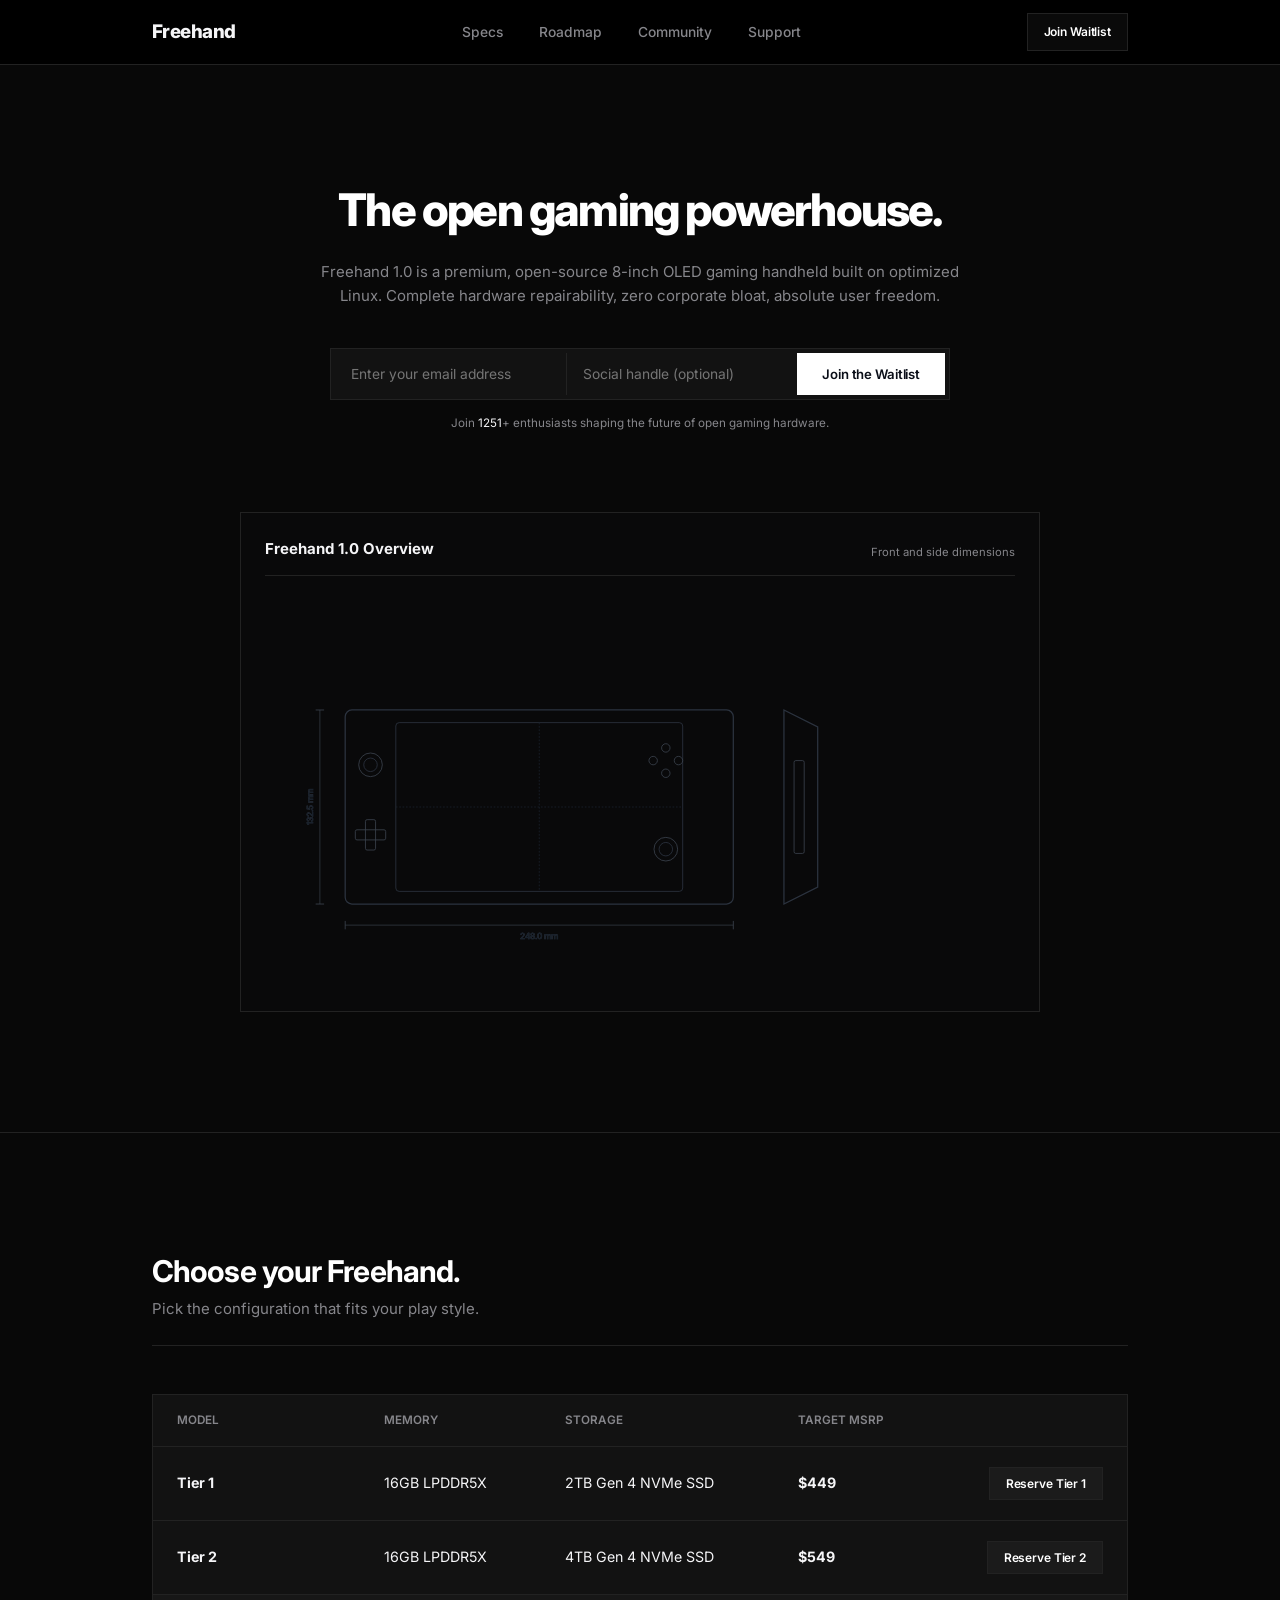
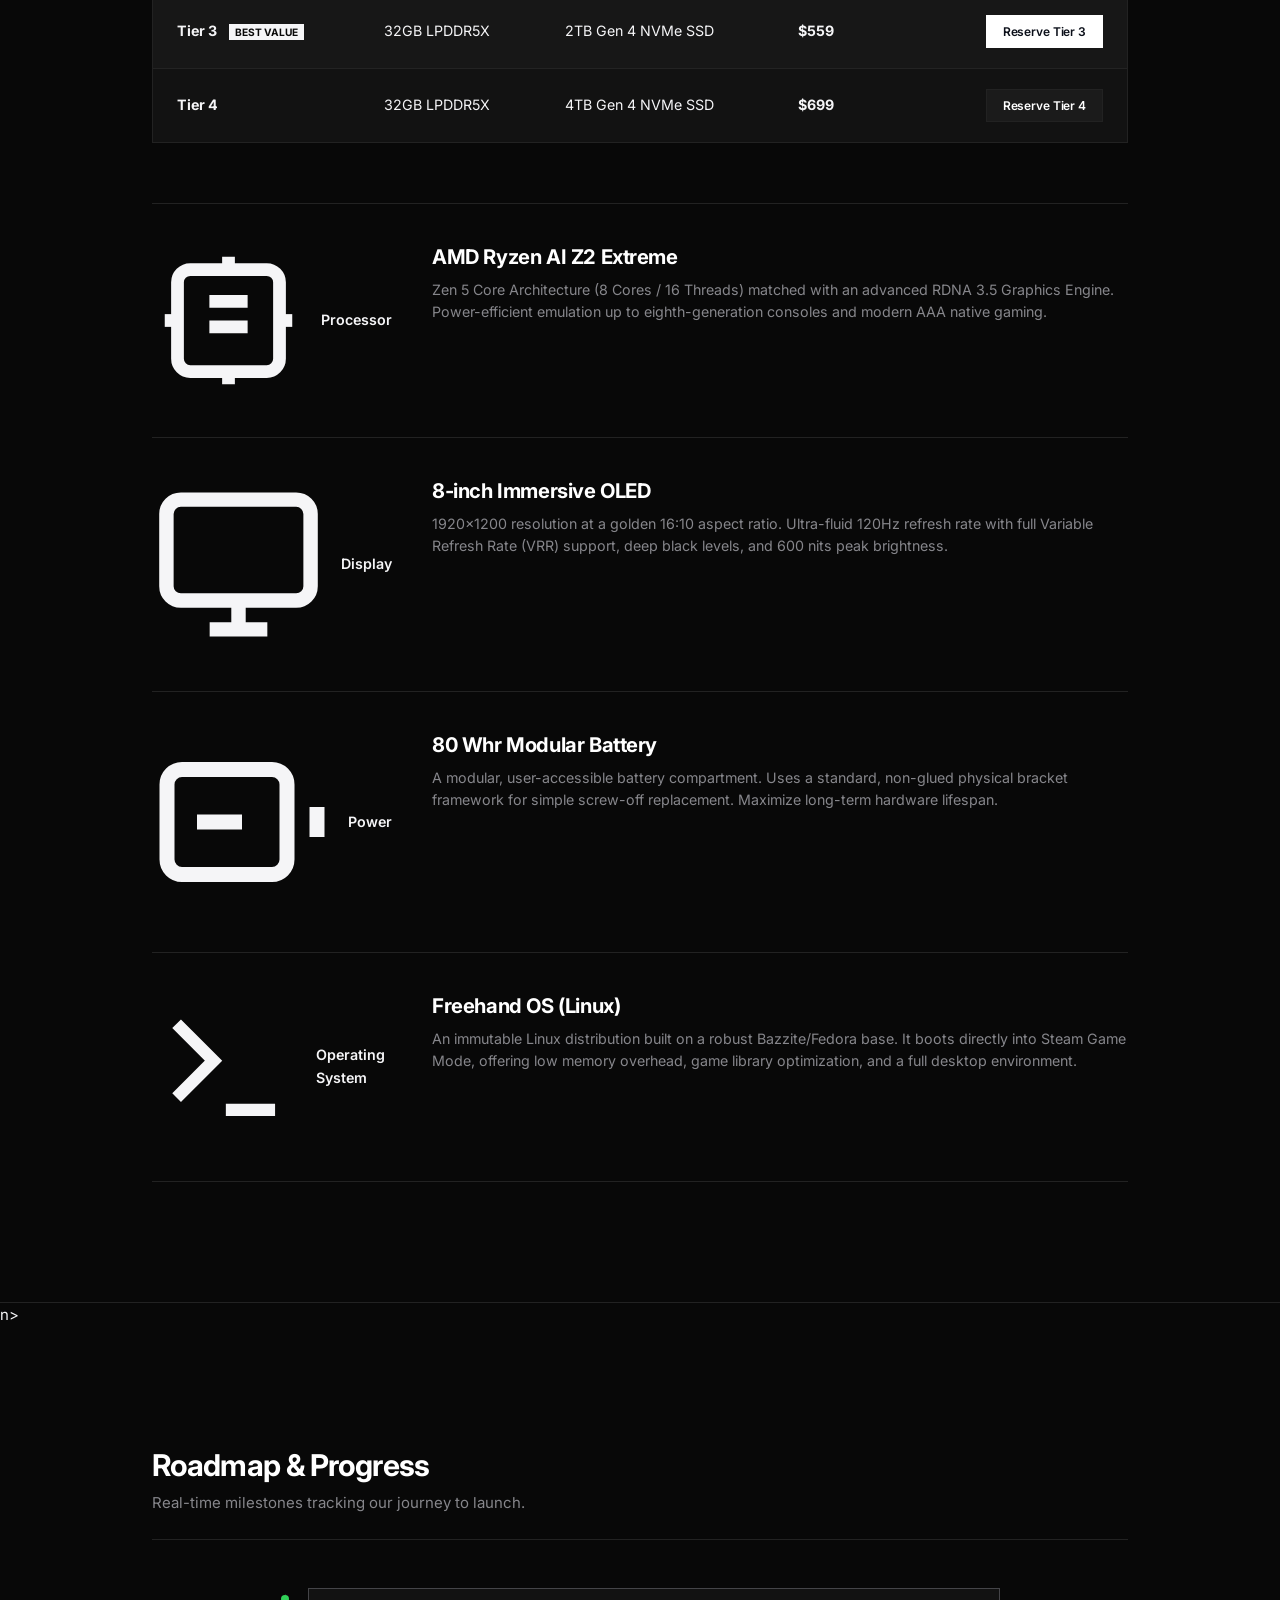
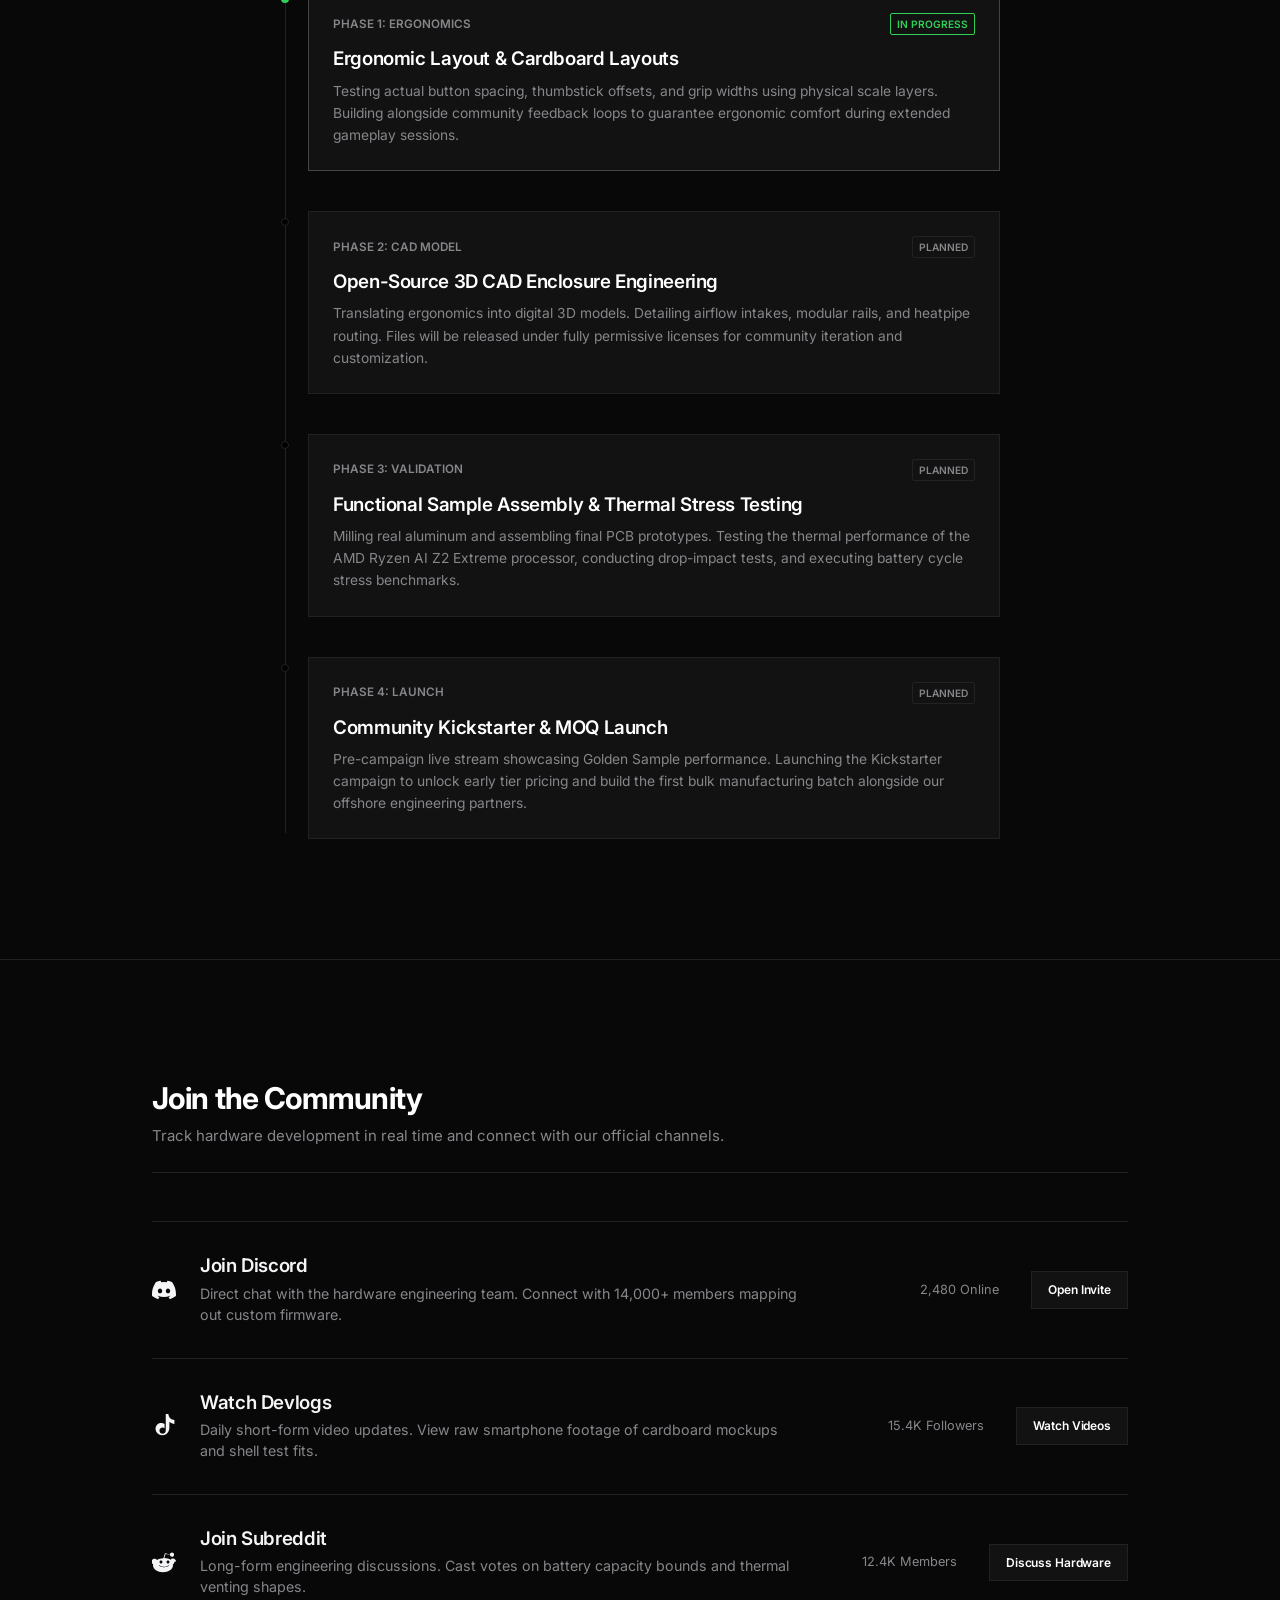
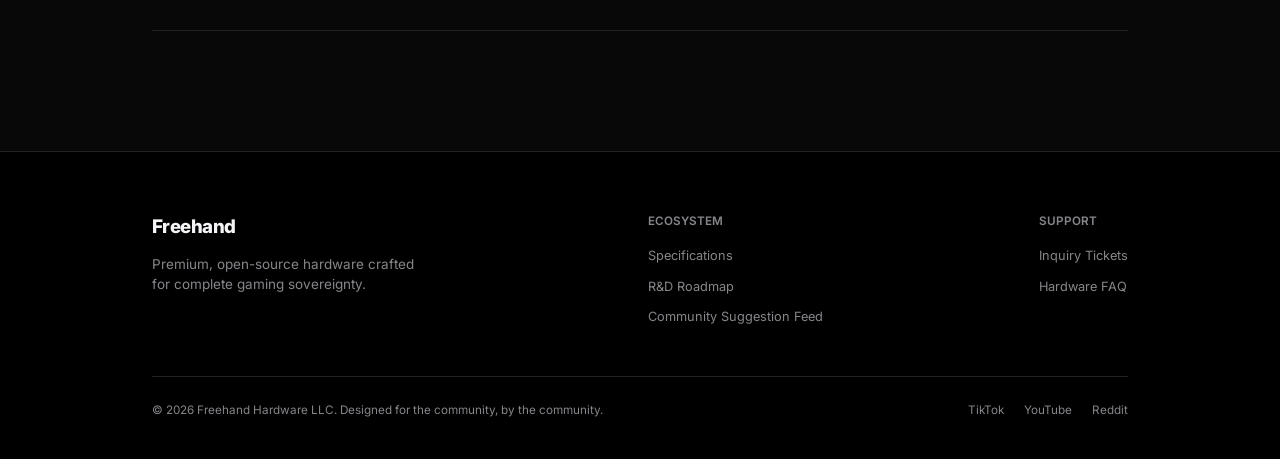
<file: index.html>
<!DOCTYPE html>
<html lang="en">
<head>
    <meta charset="UTF-8">
    <meta name="viewport" content="width=device-width, initial-scale=1.0">
    <title>Freehand — The Open Gaming Handheld</title>
    <!-- Meta tags for SEO -->
    <meta name="description" content="Freehand 1.0 is a premium, open-source 8-inch OLED Linux gaming handheld designed by Freehand Hardware LLC. Featuring AMD Ryzen AI Z2 Extreme, modular battery, and total freedom.">
    <meta name="keywords" content="Freehand, Freehand 1.0, Handheld Gaming, Linux Handheld, Open Source Hardware, Ryzen AI Z2 Extreme, OLED Gaming Handheld, Bazzite Linux, Steam Game Mode">
    <!-- Google Fonts Inter -->
    <link rel="preconnect" href="https://fonts.googleapis.com">
    <link rel="preconnect" href="https://fonts.gstatic.com" crossorigin>
    <link href="https://fonts.googleapis.com/css2?family=Inter:wght@300;400;500;600;700;800&family=JetBrains+Mono:wght@400;500;700&display=swap" rel="stylesheet">
    <link rel="stylesheet" href="styles.css">
</head>
<body>



    <!-- FIXED NAVIGATION HEADER -->
    <header class="main-header" id="main-header">
        <div class="header-container">
            <a href="#" class="brand-signature" id="brand-logo">Freehand</a>
            <nav class="nav-menu">
                <a href="#specs" class="nav-link" id="nav-link-specs">Specs</a>
                <a href="#roadmap" class="nav-link" id="nav-link-roadmap">Roadmap</a>
                <a href="#community" class="nav-link" id="nav-link-community">Community</a>
                <a href="#support" class="nav-link" id="nav-link-support">Support</a>
            </nav>
            <div class="header-cta-wrapper">
                <a href="#waitlist-section" class="btn btn-secondary btn-sm header-cta">Join Waitlist</a>
            </div>
            <!-- Hamburger menu for mobile -->
            <button class="mobile-menu-btn" aria-label="Toggle Menu">
                <span class="bar"></span>
                <span class="bar"></span>
            </button>
        </div>
    </header>

    <!-- MAIN VIEW CONTAINER -->
    <main class="view-container">        <!-- LANDING VIEW (HOME) -->
        <div id="home-view" class="view active-view">
            
            <!-- HERO PRESENTATION BLOCK -->
            <section class="hero-section" id="hero">
                <div class="container hero-container">
                    <h1 class="hero-headline">The open gaming powerhouse.</h1>
                    <p class="hero-subheadline">
                        Freehand 1.0 is a premium, open-source 8-inch OLED gaming handheld built on optimized Linux. Complete hardware repairability, zero corporate bloat, absolute user freedom.
                    </p>
                    
                    <!-- Waitlist Form -->
                    <div id="waitlist-section" class="hero-form-wrapper">
                        <form id="waitlist-form" class="waitlist-form">
                            <div class="input-group">
                                <input type="email" id="waitlist-email" placeholder="Enter your email address" required aria-label="Email address">
                                <input type="text" id="waitlist-handle" placeholder="Social handle (optional)" aria-label="Social handle">
                                <button type="submit" class="btn btn-primary">Join the Waitlist</button>
                            </div>
                        </form>
                        <p class="micro-copy">Join <span id="waitlist-count" class="counter">1,248</span>+ enthusiasts shaping the future of open gaming hardware.</p>
                        <div id="waitlist-feedback" class="form-feedback"></div>
                    </div>
 
                    <!-- 3D Render Placeholder Card -->
                    <div class="hero-placeholder-card animate-on-scroll">
                        <div class="card-interior">
                            <div class="placeholder-text-content">
                                <div class="device-title">Freehand 1.0 Overview</div>
                                <div class="device-subtitle">Front and side dimensions</div>
                            </div>
                            
                            <!-- Sleek visual device silhouette -->
                            <div class="device-silhouette">
                                <svg viewBox="0 0 800 350" class="schematic-svg" aria-hidden="true" style="stroke: #1f2937;">
                                    <!-- Front View Grid & Borders -->
                                    <rect x="50" y="60" width="460" height="230" rx="8" stroke="#374151" fill="none" stroke-width="1.5" />
                                    
                                    <!-- Screen Screen Outline -->
                                    <rect x="110" y="75" width="340" height="200" rx="4" stroke="#374151" fill="none" stroke-width="1" />
                                    <line x1="110" y1="175" x2="450" y2="175" stroke="#1f2937" stroke-dasharray="2,2" />
                                    <line x1="280" y1="75" x2="280" y2="275" stroke="#1f2937" stroke-dasharray="2,2" />
                                    
                                    <!-- Controls -->
                                    <!-- Left Joystick -->
                                    <circle cx="80" cy="125" r="14" stroke="#4b5563" fill="none" />
                                    <circle cx="80" cy="125" r="8" stroke="#374151" fill="none" />
                                    
                                    <!-- Right Joystick -->
                                    <circle cx="430" cy="225" r="14" stroke="#4b5563" fill="none" />
                                    <circle cx="430" cy="225" r="8" stroke="#374151" fill="none" />
                                    
                                    <!-- D-pad -->
                                    <rect x="74" y="190" width="12" height="36" rx="2" stroke="#4b5563" fill="none" />
                                    <rect x="62" y="202" width="36" height="12" rx="2" stroke="#4b5563" fill="none" />
                                    
                                    <!-- Action Buttons -->
                                    <circle cx="430" cy="105" r="5" stroke="#4b5563" />
                                    <circle cx="445" cy="120" r="5" stroke="#4b5563" />
                                    <circle cx="415" cy="120" r="5" stroke="#4b5563" />
                                    <circle cx="430" cy="135" r="5" stroke="#4b5563" />
                                    
                                    <!-- Side Profile View -->
                                    <path d="M570,60 L610,80 L610,270 L570,290 Z" stroke="#374151" fill="none" stroke-width="1.5" />
                                    <rect x="582" y="120" width="12" height="110" rx="2" stroke="#4b5563" fill="none" />
                                    
                                    <!-- Dimension labels -->
                                    <line x1="50" y1="315" x2="510" y2="315" stroke="#4b5563" stroke-width="0.8" />
                                    <line x1="50" y1="310" x2="50" y2="320" stroke="#4b5563" />
                                    <line x1="510" y1="310" x2="510" y2="320" stroke="#4b5563" />
                                    <text x="280" y="332" fill="#9ca3af" font-family="var(--font-sans)" font-size="10" text-anchor="middle">248.0 mm</text>
 
                                    <line x1="20" y1="60" x2="20" y2="290" stroke="#4b5563" stroke-width="0.8" />
                                    <line x1="15" y1="60" x2="25" y2="60" stroke="#4b5563" />
                                    <line x1="15" y1="290" x2="25" y2="290" stroke="#4b5563" />
                                    <text x="12" y="175" fill="#9ca3af" font-family="var(--font-sans)" font-size="10" text-anchor="middle" transform="rotate(-90 12 175)">132.5 mm</text>
                                </svg>
                            </div>
                        </div>
                    </div>
                </div>
            </section>            <!-- TECH SPECIFICATIONS & CONFIGURATION -->
            <section class="specs-section" id="specs">
                <div class="container">
                    <div class="section-header-block animate-on-scroll">
                        <h2 class="section-title">Choose your Freehand.</h2>
                        <p class="section-subtitle">Pick the configuration that fits your play style.</p>
                    </div>

                    <!-- Minimalist Specs Table -->
                    <div class="specs-table-wrapper animate-on-scroll">
                        <table class="specs-table">
                            <thead>
                                <tr>
                                    <th>Model</th>
                                    <th>Memory</th>
                                    <th>Storage</th>
                                    <th>Target MSRP</th>
                                    <th></th>
                                </tr>
                            </thead>
                            <tbody>
                                <tr>
                                    <td><strong>Tier 1</strong></td>
                                    <td>16GB LPDDR5X</td>
                                    <td>2TB Gen 4 NVMe SSD</td>
                                    <td><strong>$449</strong></td>
                                    <td class="text-right"><button class="btn btn-sm btn-secondary waitlist-trigger" data-tier="1">Reserve Tier 1</button></td>
                                </tr>
                                <tr>
                                    <td><strong>Tier 2</strong></td>
                                    <td>16GB LPDDR5X</td>
                                    <td>4TB Gen 4 NVMe SSD</td>
                                    <td><strong>$549</strong></td>
                                    <td class="text-right"><button class="btn btn-sm btn-secondary waitlist-trigger" data-tier="2">Reserve Tier 2</button></td>
                                </tr>
                                <tr class="featured-row">
                                    <td><strong>Tier 3</strong> <span class="featured-pill">Best Value</span></td>
                                    <td>32GB LPDDR5X</td>
                                    <td>2TB Gen 4 NVMe SSD</td>
                                    <td><strong>$559</strong></td>
                                    <td class="text-right"><button class="btn btn-sm btn-primary waitlist-trigger" data-tier="3">Reserve Tier 3</button></td>
                                </tr>
                                <tr>
                                    <td><strong>Tier 4</strong></td>
                                    <td>32GB LPDDR5X</td>
                                    <td>4TB Gen 4 NVMe SSD</td>
                                    <td><strong>$699</strong></td>
                                    <td class="text-right"><button class="btn btn-sm btn-secondary waitlist-trigger" data-tier="4">Reserve Tier 4</button></td>
                                </tr>
                            </tbody>
                        </table>
                    </div>

                    <!-- Clean Vertical Features List -->
                    <div class="features-list">
                        
                        <!-- Block A: Processor -->
                        <div class="feature-item animate-on-scroll">
                            <div class="feature-meta">
                                <svg viewBox="0 0 24 24" stroke="currentColor" fill="none" stroke-width="2" class="tech-icon" aria-hidden="true">
                                    <rect x="4" y="4" width="16" height="16" rx="2" />
                                    <line x1="9" y1="9" x2="15" y2="9" />
                                    <line x1="9" y1="13" x2="15" y2="13" />
                                    <line x1="12" y1="2" x2="12" y2="4" />
                                    <line x1="12" y1="20" x2="12" y2="22" />
                                    <line x1="2" y1="12" x2="4" y2="12" />
                                    <line x1="20" y1="12" x2="22" y2="12" />
                                </svg>
                                <span class="feature-label">Processor</span>
                            </div>
                            <div class="feature-content">
                                <h3 class="feature-title">AMD Ryzen AI Z2 Extreme</h3>
                                <p class="feature-desc">Zen 5 Core Architecture (8 Cores / 16 Threads) matched with an advanced RDNA 3.5 Graphics Engine. Power-efficient emulation up to eighth-generation consoles and modern AAA native gaming.</p>
                            </div>
                        </div>

                        <!-- Block B: Display -->
                        <div class="feature-item animate-on-scroll">
                            <div class="feature-meta">
                                <svg viewBox="0 0 24 24" stroke="currentColor" fill="none" stroke-width="2" class="tech-icon" aria-hidden="true">
                                    <rect x="2" y="3" width="20" height="14" rx="2" />
                                    <line x1="8" y1="21" x2="16" y2="21" />
                                    <line x1="12" y1="17" x2="12" y2="21" />
                                </svg>
                                <span class="feature-label">Display</span>
                            </div>
                            <div class="feature-content">
                                <h3 class="feature-title">8-inch Immersive OLED</h3>
                                <p class="feature-desc">1920x1200 resolution at a golden 16:10 aspect ratio. Ultra-fluid 120Hz refresh rate with full Variable Refresh Rate (VRR) support, deep black levels, and 600 nits peak brightness.</p>
                            </div>
                        </div>

                        <!-- Block C: Power -->
                        <div class="feature-item animate-on-scroll">
                            <div class="feature-meta">
                                <svg viewBox="0 0 24 24" stroke="currentColor" fill="none" stroke-width="2" class="tech-icon" aria-hidden="true">
                                    <rect x="2" y="5" width="16" height="14" rx="2" />
                                    <line x1="22" y1="10" x2="22" y2="14" />
                                    <line x1="6" y1="12" x2="12" y2="12" />
                                </svg>
                                <span class="feature-label">Power</span>
                            </div>
                            <div class="feature-content">
                                <h3 class="feature-title">80 Whr Modular Battery</h3>
                                <p class="feature-desc">A modular, user-accessible battery compartment. Uses a standard, non-glued physical bracket framework for simple screw-off replacement. Maximize long-term hardware lifespan.</p>
                            </div>
                        </div>

                        <!-- Block D: OS -->
                        <div class="feature-item animate-on-scroll">
                            <div class="feature-meta">
                                <svg viewBox="0 0 24 24" stroke="currentColor" fill="none" stroke-width="2" class="tech-icon" aria-hidden="true">
                                    <polyline points="4 17 10 11 4 5" />
                                    <line x1="12" y1="19" x2="20" y2="19" />
                                </svg>
                                <span class="feature-label">Operating System</span>
                            </div>
                            <div class="feature-content">
                                <h3 class="feature-title">Freehand OS (Linux)</h3>
                                <p class="feature-desc">An immutable Linux distribution built on a robust Bazzite/Fedora base. It boots directly into Steam Game Mode, offering low memory overhead, game library optimization, and a full desktop environment.</p>
                            </div>
                        </div>
                    </div>
                </div>
            </section>n>

            <!-- R&D STATUS & TIMELINE ROADMAP -->
            <section class="roadmap-section" id="roadmap">
                <div class="container">
                    <div class="section-header-block animate-on-scroll">
                        <h2 class="section-title">Roadmap &amp; Progress</h2>
                        <p class="section-subtitle">Real-time milestones tracking our journey to launch.</p>
                    </div>

                    <!-- Vertical Timeline -->
                    <div class="timeline-container animate-on-scroll">
                        
                        <!-- Milestone 1 -->
                        <div class="timeline-item active">
                            <div class="timeline-badge-indicator">
                                <div class="glowing-dot"></div>
                            </div>
                            <div class="timeline-content">
                                <div class="timeline-header">
                                    <span class="milestone-number">Phase 1: Ergonomics</span>
                                    <span class="status-pill active-pill">In Progress</span>
                                </div>
                                <h3 class="milestone-title">Ergonomic Layout &amp; Cardboard Layouts</h3>
                                <p class="milestone-desc font-gray">
                                    Testing actual button spacing, thumbstick offsets, and grip widths using physical scale layers. Building alongside community feedback loops to guarantee ergonomic comfort during extended gameplay sessions.
                                </p>
                            </div>
                        </div>

                        <!-- Milestone 2 -->
                        <div class="timeline-item">
                            <div class="timeline-badge-indicator">
                                <div class="empty-dot"></div>
                            </div>
                            <div class="timeline-content">
                                <div class="timeline-header">
                                    <span class="milestone-number">Phase 2: CAD Model</span>
                                    <span class="status-pill upcoming-pill">Planned</span>
                                </div>
                                <h3 class="milestone-title">Open-Source 3D CAD Enclosure Engineering</h3>
                                <p class="milestone-desc font-gray">
                                    Translating ergonomics into digital 3D models. Detailing airflow intakes, modular rails, and heatpipe routing. Files will be released under fully permissive licenses for community iteration and customization.
                                </p>
                            </div>
                        </div>

                        <!-- Milestone 3 -->
                        <div class="timeline-item">
                            <div class="timeline-badge-indicator">
                                <div class="empty-dot"></div>
                            </div>
                            <div class="timeline-content">
                                <div class="timeline-header">
                                    <span class="milestone-number">Phase 3: Validation</span>
                                    <span class="status-pill upcoming-pill">Planned</span>
                                </div>
                                <h3 class="milestone-title">Functional Sample Assembly &amp; Thermal Stress Testing</h3>
                                <p class="milestone-desc font-gray">
                                    Milling real aluminum and assembling final PCB prototypes. Testing the thermal performance of the AMD Ryzen AI Z2 Extreme processor, conducting drop-impact tests, and executing battery cycle stress benchmarks.
                                </p>
                            </div>
                        </div>

                        <!-- Milestone 4 -->
                        <div class="timeline-item">
                            <div class="timeline-badge-indicator">
                                <div class="empty-dot"></div>
                            </div>
                            <div class="timeline-content">
                                <div class="timeline-header">
                                    <span class="milestone-number">Phase 4: Launch</span>
                                    <span class="status-pill upcoming-pill">Planned</span>
                                </div>
                                <h3 class="milestone-title">Community Kickstarter &amp; MOQ Launch</h3>
                                <p class="milestone-desc font-gray">
                                    Pre-campaign live stream showcasing Golden Sample performance. Launching the Kickstarter campaign to unlock early tier pricing and build the first bulk manufacturing batch alongside our offshore engineering partners.
                                </p>
                            </div>
                        </div>

                    </div>
                </div>
            </section>

            <!-- FOLLOW THE R&D SECTION -->
            <section class="follow-section" id="follow">
                <div class="container">
                    <div class="section-header-block animate-on-scroll">
                        <h2 class="section-title">Join the Community</h2>
                        <p class="section-subtitle">Track hardware development in real time and connect with our official channels.</p>
                    </div>

                    <!-- Clean Horizontal Social List -->
                    <div class="social-list animate-on-scroll">
                        <!-- Discord Row -->
                        <div class="social-row-item">
                            <div class="social-row-left">
                                <svg class="social-row-icon" viewBox="0 0 24 24" fill="currentColor" aria-hidden="true">
                                    <path d="M20.317 4.37a19.791 19.791 0 0 0-4.885-1.515.074.074 0 0 0-.079.037c-.21.375-.444.864-.608 1.25a18.27 18.27 0 0 0-5.487 0 12.64 12.64 0 0 0-.617-1.25.077.077 0 0 0-.079-.037A19.736 19.736 0 0 0 3.677 4.37a.07.07 0 0 0-.032.027C.533 9.046-.32 13.58.099 18.057a.082.082 0 0 0 .031.057 19.9 19.9 0 0 0 5.993 3.03.078.078 0 0 0 .084-.028c.462-.63.874-1.295 1.226-1.994.021-.041.001-.09-.041-.106a13.094 13.094 0 0 1-1.873-.894.077.077 0 0 1-.008-.128c.126-.093.252-.19.372-.287a.075.075 0 0 1 .077-.011c3.92 1.793 8.18 1.793 12.061 0a.073.073 0 0 1 .078.009c.12.099.246.195.373.289a.077.077 0 0 1-.006.127 12.299 12.299 0 0 1-1.873.894.077.077 0 0 0-.041.107c.36.698.772 1.362 1.225 1.993a.076.076 0 0 0 .084.028 19.839 19.839 0 0 0 6.002-3.03.077.077 0 0 0 .032-.054c.5-5.177-.838-9.674-3.549-13.66a.061.061 0 0 0-.031-.03zM8.02 15.33c-1.183 0-2.157-1.085-2.157-2.419 0-1.333.956-2.419 2.156-2.419 1.21 0 2.176 1.096 2.157 2.42 0 1.333-.956 2.418-2.156 2.418zm7.975 0c-1.183 0-2.157-1.085-2.157-2.419 0-1.333.955-2.419 2.156-2.419 1.21 0 2.176 1.096 2.157 2.42 0 1.333-.946 2.418-2.156 2.418z"/>
                                </svg>
                                <div class="social-row-info">
                                    <h3 class="social-row-title">Join Discord</h3>
                                    <p class="social-row-desc">Direct chat with the hardware engineering team. Connect with 14,000+ members mapping out custom firmware.</p>
                                </div>
                            </div>
                            <div class="social-row-right">
                                <span class="social-row-stat" id="discord-stat">2,480 Online</span>
                                <a id="discord-invite-btn" href="https://discord.gg/freehand" target="_blank" rel="noopener noreferrer" class="btn btn-secondary btn-sm">Open Invite</a>
                            </div>
                        </div>

                        <!-- TikTok Row -->
                        <div class="social-row-item">
                            <div class="social-row-left">
                                <svg class="social-row-icon" viewBox="0 0 24 24" fill="currentColor" aria-hidden="true">
                                    <path d="M12.525.02c1.31-.02 2.61-.01 3.91-.02.08 1.53.63 3.09 1.75 4.17 1.12 1.11 2.7 1.62 4.24 1.79v4.03c-1.44-.05-2.89-.52-4.06-1.41-.37-.28-.7-.6-.99-.95v5.99c.04 2.44-.89 4.9-2.9 6.27-2.25 1.55-5.38 1.7-7.74.37-2.44-1.36-3.72-4.31-3.03-7.01.53-2.1 2.31-3.8 4.41-4.22 1.53-.32 3.16-.02 4.43.9v4.25c-.86-.53-1.92-.7-2.9-.45-1.12.28-2.02 1.25-2.16 2.41-.21 1.76 1.16 3.42 2.92 3.48 1.63.13 3.23-1.07 3.32-2.73.08-2.61.02-5.23.04-7.85V.02z"/>
                                </svg>
                                <div class="social-row-info">
                                    <h3 class="social-row-title">Watch Devlogs</h3>
                                    <p class="social-row-desc">Daily short-form video updates. View raw smartphone footage of cardboard mockups and shell test fits.</p>
                                </div>
                            </div>
                            <div class="social-row-right">
                                <span class="social-row-stat" id="tiktok-stat">15.4K Followers</span>
                                <a id="tiktok-link-btn" href="https://tiktok.com/@freehandhardware" target="_blank" rel="noopener noreferrer" class="btn btn-secondary btn-sm">Watch Videos</a>
                            </div>
                        </div>

                        <!-- Subreddit Row -->
                        <div class="social-row-item">
                            <div class="social-row-left">
                                <svg class="social-row-icon" viewBox="0 0 24 24" fill="currentColor" aria-hidden="true">
                                    <path d="M24 11.5c0-1.65-1.35-3-3-3-.96 0-1.86.48-2.42 1.24-1.64-1-3.85-1.64-6.27-1.72l1.32-4.14 4.31.97c.05 1.09.94 1.97 2.05 1.97 1.15 0 2.1-0.95 2.1-2.1s-0.95-2.1-2.1-2.1c-1.05 0-1.91.77-2.06 1.77l-4.73-1.07c-0.15-0.03-0.3 0.05-0.34.2l-1.48 4.66c-2.48.05-4.76.69-6.43 1.71-0.56-.75-1.45-1.23-2.41-1.23-1.65 0-3 1.35-3 3 0 1.13.63 2.11 1.56 2.62-.06.29-.1.59-.1.88 0 3.86 4.49 7 10 7s10-3.14 10-7c0-.29-.04-.59-.1-.88.93-.51 1.56-1.49 1.56-2.62zM7.5 12c0-.83.67-1.5 1.5-1.5s1.5.67 1.5 1.5-0.67 1.5-1.5 1.5-1.5-.67-1.5-1.5zm9.5 3.5c-1.61 1.61-4.63 1.74-5 1.74s-3.39-.13-5-1.74c-.1-.1-.1-.26 0-.36.1-.1.26-.1.36 0 1.41 1.41 4.14 1.5 4.64 1.5s3.23-.09 4.64-1.5c.1-.1.26-.1.36 0 .1.1.1.26 0 .36zm-1-2c-.83 0-1.5-.67-1.5-1.5s.67-1.5 1.5-1.5 1.5.67 1.5 1.5-0.67 1.5-1.5 1.5z"/>
                                </svg>
                                <div class="social-row-info">
                                    <h3 class="social-row-title">Join Subreddit</h3>
                                    <p class="social-row-desc">Long-form engineering discussions. Cast votes on battery capacity bounds and thermal venting shapes.</p>
                                </div>
                            </div>
                            <div class="social-row-right">
                                <span class="social-row-stat" id="reddit-stat">12.4K Members</span>
                                <a id="reddit-link-btn" href="https://reddit.com/r/freehandhardware" target="_blank" rel="noopener noreferrer" class="btn btn-secondary btn-sm">Discuss Hardware</a>
                            </div>
                        </div>
                    </div>
                </div>
            </section>
        </div>

        <!-- STANDALONE COMMUNITY VIEW -->
        <div id="community-view" class="view">
            <section class="subpage-section">
                <div class="container small-container">
                    <div class="subpage-header">
                        <span class="subpage-tag">Community Hub</span>
                        <h1 class="subpage-title">Suggestions &amp; Ideas</h1>
                        <p class="subpage-description">
                            Pitch feature requests, vote on design blueprints, and suggest operating system modifications directly to our team.
                        </p>
                    </div>

                    <!-- Community Post Box -->
                    <div class="form-card">
                        <h3 class="form-card-title">Start a Discussion</h3>
                        <form id="community-form" class="custom-form">
                            <div class="form-row-2">
                                <div class="form-group">
                                    <label for="post-username">Display Name</label>
                                    <input type="text" id="post-username" placeholder="e.g., LinusGamer" required>
                                </div>
                                <div class="form-group">
                                    <label for="post-handle">Discord / Social Handle (Optional)</label>
                                    <input type="text" id="post-handle" placeholder="e.g. Discord: linus#1234">
                                </div>
                            </div>
                            <div class="form-group">
                                <label for="post-category">Category</label>
                                <div class="custom-select-wrapper">
                                    <select id="post-category" required>
                                        <option value="" disabled selected>Select feedback type</option>
                                        <option value="Hardware Architecture">Hardware Architecture</option>
                                        <option value="OS Optimization">OS Optimization</option>
                                        <option value="Emulation & Runtime">Emulation & Runtime</option>
                                        <option value="Ergonomics & Shell">Ergonomics & Shell</option>
                                    </select>
                                </div>
                            </div>
                            <div class="form-group">
                                <label for="post-content">Message</label>
                                <textarea id="post-content" rows="4" placeholder="Share your suggestion or feedback on our structural CAD designs..." required></textarea>
                            </div>
                            <button type="submit" class="btn btn-primary btn-full">Publish Suggestion</button>
                            <div id="community-feedback" class="form-feedback"></div>
                        </form>
                    </div>

                    <!-- Live Community Feed -->
                    <div class="feed-section">
                        <h2 class="feed-title">Active Suggestion Feed</h2>
                        <div id="community-feed-container" class="feed-container">
                            <!-- Injected by app.js -->
                            <div class="feed-placeholder font-gray">No submissions yet. Be the first to start a thread!</div>
                        </div>
                    </div>
                </div>
            </section>
        </div>

        <!-- STANDALONE SUPPORT VIEW -->
        <div id="support-view" class="view">
            <section class="subpage-section">
                <div class="container small-container">
                    <div class="subpage-header">
                        <span class="subpage-tag">Support Center</span>
                        <h1 class="subpage-title">Support &amp; FAQ</h1>
                        <p class="subpage-description">
                            Have questions about hardware specs, order details, or compatibility? Submit an inquiry ticket or browse our FAQ below.
                        </p>
                    </div>

                    <!-- FAQ Grid Accordion -->
                    <div class="faq-container">
                        <h2 class="section-title-sm">Frequently Inquired</h2>
                        
                        <div class="faq-card">
                            <button class="faq-header">
                                <span>Can I swap the SSD without voiding my warranty?</span>
                                <span class="faq-icon">+</span>
                            </button>
                            <div class="faq-body">
                                <p class="faq-text font-gray">
                                    Absolutely. Freehand 1.0 features a dedicated backing plate shield. Unfastening two standard Philips-head screws gives you direct access to the standard PCIe Gen 4x4 M.2 2280 NVMe storage slot. Users are fully encouraged to perform SSD swaps, and it does not void our product repair warranty.
                                </p>
                            </div>
                        </div>

                        <div class="faq-card">
                            <button class="faq-header">
                                <span>How does the modular battery slot function?</span>
                                <span class="faq-icon">+</span>
                            </button>
                            <div class="faq-body">
                                <p class="faq-text font-gray">
                                    Unlike mainstream consumer brands, we do not use adhesive glue inside our chassis. The 80 Whr battery sits firmly inside a structural metal bracket secured by lightweight, removable compression brackets. When the battery health degrades, you can order a standard replacement cell from our store and install it in under 5 minutes with a single screwdriver.
                                </p>
                            </div>
                        </div>

                        <div class="faq-card">
                            <button class="faq-header">
                                <span>Will Freehand OS run other launchers (Epic Games, GOG)?</span>
                                <span class="faq-icon">+</span>
                            </button>
                            <div class="faq-body">
                                <p class="faq-text font-gray">
                                    Yes. Freehand OS runs on Bazzite (Fedora Linux base). Through tools integrated directly into the system desktop environment (like Heroic Games Launcher, Lutris, and Flatpak), you can log in, sync, and launch games from Epic Games, GOG, Amazon Games, and retro emulation libraries with native controller mappings automatically pre-configured.
                                </p>
                            </div>
                        </div>

                        <div class="faq-card">
                            <button class="faq-header">
                                <span>When will the Kickstarter go live?</span>
                                <span class="faq-icon">+</span>
                            </button>
                            <div class="faq-body">
                                <p class="faq-text font-gray">
                                    We plan to initiate the community launch immediately after validating the physical "Golden Sample" device with our manufacturing partners. This ensures that MOQ pricing structures and device thermals are locked in beforehand, removing delivery delays. Sign up for our Waitlist to receive immediate notification of the launch.
                                </p>
                            </div>
                        </div>
                    </div>

                    <!-- Support Ticket Form -->
                    <div class="form-card margin-top-lg">
                        <div class="form-card-header">
                            <h3 class="form-card-title">Submit Support Ticket</h3>
                            <span class="support-sla-badge">Replies within 24 hours</span>
                        </div>
                        <form id="support-form" class="custom-form">
                            <div class="form-row-2">
                                <div class="form-group">
                                    <label for="ticket-name">Your Name</label>
                                    <input type="text" id="ticket-name" placeholder="johndoe" required>
                                </div>
                                <div class="form-group">
                                    <label for="ticket-email">Your Email</label>
                                    <input type="email" id="ticket-email" placeholder="johndoe@example.com" required>
                                </div>
                            </div>
                            <div class="form-row-2">
                                <div class="form-group">
                                    <label for="ticket-category">Category</label>
                                    <div class="custom-select-wrapper">
                                        <select id="ticket-category" required>
                                            <option value="" disabled selected>Select inquiry category</option>
                                            <option value="Hardware Specs">Hardware Specifications</option>
                                            <option value="Crowdfunding">Crowdfunding & Launch Timeline</option>
                                            <option value="Development Partnership">Development Partnerships</option>
                                            <option value="General Question">General Questions</option>
                                        </select>
                                    </div>
                                </div>
                                <div class="form-group">
                                    <label for="ticket-handle">Discord / Social Handle (Optional)</label>
                                    <input type="text" id="ticket-handle" placeholder="e.g. Reddit: u/johndoe">
                                </div>
                            </div>
                            <div class="form-group">
                                <label for="ticket-message">Message</label>
                                <textarea id="ticket-message" rows="4" placeholder="Detail your question regarding components, driver layers, or shipping protocols..." required></textarea>
                            </div>
                            <button type="submit" class="btn btn-primary btn-full">Send Ticket</button>
                            <div id="support-feedback" class="form-feedback"></div>
                        </form>
                    </div>

                </div>
            </section>
        </div>

        <!-- HIDDEN ADMINISTRATIVE PORTAL VIEW (/admin) -->
        <div id="admin-view" class="view">
            <section class="subpage-section">
                <div class="container">
                    <div class="subpage-header text-left">
                        <span class="subpage-tag admin-tag">Admin Dashboard</span>
                        <h1 class="subpage-title">Dashboard Settings</h1>
                        <p class="subpage-description">
                            Connect your Supabase database, set up email alerts, and view waitlist registrations.
                        </p>
                    </div>

                    <!-- Credentials Configuration Card -->
                    <div class="admin-grid-top">
                        <div class="form-card admin-config-card">
                            <h3 class="form-card-title">Database &amp; Notifications</h3>
                            <form id="admin-config-form" class="custom-form">
                                <div class="form-group">
                                    <label for="admin-supabase-url">Supabase URL</label>
                                    <input type="url" id="admin-supabase-url" placeholder="https://your-project.supabase.co" class="mono-input">
                                </div>
                                <div class="form-group">
                                    <label for="admin-api-key">Anon Public Key</label>
                                    <div class="password-input-wrapper">
                                        <input type="password" id="admin-api-key" placeholder="eyJhbGciOiJIUzI1NiIsInR5cCI6IkpXVCJ9..." class="mono-input">
                                        <button type="button" class="btn-toggle-pass" id="btn-toggle-key" aria-label="Toggle visibility">Show</button>
                                    </div>
                                    <p class="form-input-help">Your Supabase anonymous key used to securely store waitlist signups and messages.</p>
                                </div>
                                <div class="form-group">
                                    <label for="admin-webhook-url">Webhook Notifications URL (Optional)</label>
                                    <input type="url" id="admin-webhook-url" placeholder="https://api.thefreehandproject.xyz/v1/notify" class="mono-input">
                                </div>
                                <div class="form-group">
                                    <label for="admin-email-key">Email Notification Key (Web3Forms)</label>
                                    <input type="text" id="admin-email-key" placeholder="e.g. 12345678-abcd-1234-abcd-1234567890ab" class="mono-input">
                                    <p class="form-input-help">Receive real-time email notifications whenever someone joins the waitlist. Get a free key at <a href="https://web3forms.com" target="_blank" style="color: #ffffff; text-decoration: underline;">web3forms.com</a>.</p>
                                </div>
                                <div class="form-group checkbox-group">
                                    <label class="checkbox-label" for="admin-use-supabase-stats">
                                        <input type="checkbox" id="admin-use-supabase-stats">
                                        <span>Fetch live stats from Supabase table (<code>social_stats</code>)</span>
                                    </label>
                                    <p class="form-input-help">If enabled, stats will be loaded from the Supabase <code>social_stats</code> table rather than direct API calls. Great if you run a custom Discord bot or scheduled script that updates Supabase securely.</p>
                                </div>
                                <div class="form-group">
                                    <label for="admin-discord-id">Discord Server ID (Widget API)</label>
                                    <input type="text" id="admin-discord-id" placeholder="e.g. 123456789012345678" class="mono-input">
                                    <p class="form-input-help">Enable Server Widget in Discord Server Settings $\rightarrow$ Widget, then paste your Server ID.</p>
                                </div>
                                <div class="form-group">
                                    <label for="admin-discord-invite-url">Discord Invite Link (Optional)</label>
                                    <input type="url" id="admin-discord-invite-url" placeholder="https://discord.gg/invitecode" class="mono-input">
                                    <p class="form-input-help">Your Discord server invite link, used to update the "Open Invite" button.</p>
                                </div>
                                <div class="form-group">
                                    <label for="admin-discord-custom-url">Discord Custom API Endpoint (Optional)</label>
                                    <input type="url" id="admin-discord-custom-url" placeholder="https://api.thefreehandproject.xyz/v1/discord-stats" class="mono-input">
                                    <p class="form-input-help">Use a custom URL to fetch online members. Expects JSON containing <code>online</code> or <code>presence_count</code>.</p>
                                </div>
                                <div class="form-group">
                                    <label for="admin-tiktok-username">TikTok Username</label>
                                    <input type="text" id="admin-tiktok-username" placeholder="e.g. freehandhardware" class="mono-input">
                                </div>
                                <div class="form-group">
                                    <label for="admin-tiktok-key">TikTok Access Token</label>
                                    <input type="password" id="admin-tiktok-key" placeholder="act.example123..." class="mono-input">
                                </div>
                                <div class="form-group">
                                    <label for="admin-tiktok-custom-url">TikTok Custom API Endpoint (Optional)</label>
                                    <input type="url" id="admin-tiktok-custom-url" placeholder="https://api.thefreehandproject.xyz/v1/tiktok-stats" class="mono-input">
                                    <p class="form-input-help">Use a custom URL to fetch followers. Expects JSON containing <code>followers</code> or <code>count</code>.</p>
                                </div>
                                <div class="form-group">
                                    <label for="admin-reddit-sub">Reddit Subreddit Name</label>
                                    <input type="text" id="admin-reddit-sub" placeholder="e.g. freehandhardware" class="mono-input">
                                </div>
                                <div class="form-group">
                                    <label for="admin-reddit-custom-url">Reddit Custom API Endpoint (Optional)</label>
                                    <input type="url" id="admin-reddit-custom-url" placeholder="https://api.thefreehandproject.xyz/v1/reddit-stats" class="mono-input">
                                    <p class="form-input-help">Use a custom URL to fetch Reddit subscribers. Expects JSON containing <code>subscribers</code> or <code>count</code>.</p>
                                </div>
                                <div class="btn-group-row">
                                    <button type="submit" class="btn btn-primary">Save Settings</button>
                                    <button type="button" id="admin-clear-btn" class="btn btn-secondary">Clear Settings</button>
                                </div>
                                <div id="admin-config-feedback" class="form-feedback"></div>
                            </form>
                        </div>

                        <div class="admin-stats-card">
                            <h3 class="card-section-title">Dashboard Statistics</h3>
                            <div class="stats-grid">
                                <div class="stat-box">
                                    <span class="stat-num" id="stat-waitlist">0</span>
                                    <span class="stat-lbl">Total Signups</span>
                                </div>
                                <div class="stat-box">
                                    <span class="stat-num" id="stat-support">0</span>
                                    <span class="stat-lbl">Support Tickets</span>
                                </div>
                                <div class="stat-box">
                                    <span class="stat-num" id="stat-threads">0</span>
                                    <span class="stat-lbl">Community Suggestions</span>
                                </div>
                                <div class="stat-box">
                                    <span class="stat-num status-connected" id="stat-db-status">Offline</span>
                                    <span class="stat-lbl">Sync Status</span>
                                </div>
                            </div>
                            <div class="logs-console-card">
                                <div class="console-header">
                                    <span>Activity Log</span>
                                    <span class="console-pulse"></span>
                                </div>
                                <div class="console-body" id="admin-console-body">
                                    <div class="console-row font-gray">Dashboard initialized.</div>
                                    <div class="console-row font-gray">Connected to local database.</div>
                                </div>
                            </div>
                        </div>
                    </div>

                    <!-- Admin Submissions Tables tabs -->
                    <div class="admin-data-section">
                        <div class="tab-header">
                            <button class="tab-btn active" data-tab="waitlist">Waitlist</button>
                            <button class="tab-btn" data-tab="support">Support Tickets</button>
                            <button class="tab-btn" data-tab="community">Suggestions</button>
                        </div>

                        <div class="tab-content active" id="tab-waitlist-content">
                            <div class="table-scroll-wrapper">
                                <table class="admin-table" id="table-waitlist">
                                    <thead>
                                        <tr>
                                            <th>Email</th>
                                            <th>Handle</th>
                                            <th>Model Preference</th>
                                            <th>Date</th>
                                            <th>Source</th>
                                        </tr>
                                    </thead>
                                    <tbody>
                                        <!-- Injected dynamically -->
                                    </tbody>
                                </table>
                            </div>
                        </div>

                        <div class="tab-content" id="tab-support-content">
                            <div class="table-scroll-wrapper">
                                <table class="admin-table" id="table-support">
                                    <thead>
                                        <tr>
                                            <th>Name</th>
                                            <th>Email</th>
                                            <th>Handle</th>
                                            <th>Category</th>
                                            <th>Message</th>
                                            <th>Date</th>
                                        </tr>
                                    </thead>
                                    <tbody>
                                        <!-- Injected dynamically -->
                                    </tbody>
                                </table>
                            </div>
                        </div>

                        <div class="tab-content" id="tab-community-content">
                            <div class="table-scroll-wrapper">
                                <table class="admin-table" id="table-community">
                                    <thead>
                                        <tr>
                                            <th>Name</th>
                                            <th>Handle</th>
                                            <th>Category</th>
                                            <th>Suggestion</th>
                                            <th>Date</th>
                                            <th>Action</th>
                                        </tr>
                                    </thead>
                                    <tbody>
                                        <!-- Injected dynamically -->
                                    </tbody>
                                </table>
                            </div>
                        </div>
                    </div>

                </div>
            </section>
        </div>
        <!-- STANDALONE THANK YOU VIEW -->
        <div id="thank-you-view" class="view">
            <section class="subpage-section">
                <div class="container small-container text-center">
                    <div class="subpage-header header-center">
                        <span class="subpage-tag">Stay Tuned</span>
                        <h1 class="subpage-title">Thank you!</h1>
                        <p class="subpage-description">
                            Your details have been successfully received. We will keep you updated on our hardware progress.
                        </p>
                    </div>
                    <a href="#" class="btn btn-primary">Back to Home</a>
                </div>
            </section>
        </div>

    </main>

    <!-- CORPORATE FOOTER -->
    <footer class="main-footer">
        <div class="container footer-container">
            <div class="footer-top">
                <div class="footer-brand">
                    <span class="brand-signature">Freehand</span>
                    <p class="brand-motto font-gray">Premium, open-source hardware crafted for complete gaming sovereignty.</p>
                </div>
                <div class="footer-links-group">
                    <span class="links-title">Ecosystem</span>
                    <a href="#specs">Specifications</a>
                    <a href="#roadmap">R&D Roadmap</a>
                    <a href="#community">Community Suggestion Feed</a>
                </div>
                <div class="footer-links-group">
                    <span class="links-title">Support</span>
                    <a href="#support">Inquiry Tickets</a>
                    <a href="#support">Hardware FAQ</a>
                </div>
            </div>
            
            <hr class="footer-divider">

            <div class="footer-bottom">
                <p class="copyright-text font-gray">
                    © 2026 Freehand Hardware LLC. Designed for the community, by the community.
                </p>
                <div class="social-channels">
                    <a id="footer-tiktok-link" href="https://tiktok.com/@freehandhardware" target="_blank" rel="noopener noreferrer">TikTok</a>
                    <a id="footer-youtube-link" href="https://youtube.com/@freehandhardware" target="_blank" rel="noopener noreferrer">YouTube</a>
                    <a id="footer-reddit-link" href="https://reddit.com/r/freehandhardware" target="_blank" rel="noopener noreferrer">Reddit</a>
                </div>
            </div>
        </div>
    </footer>

    <!-- SCRIPTS -->
    <script src="app.js"></script>
</body>
</html>
</file>
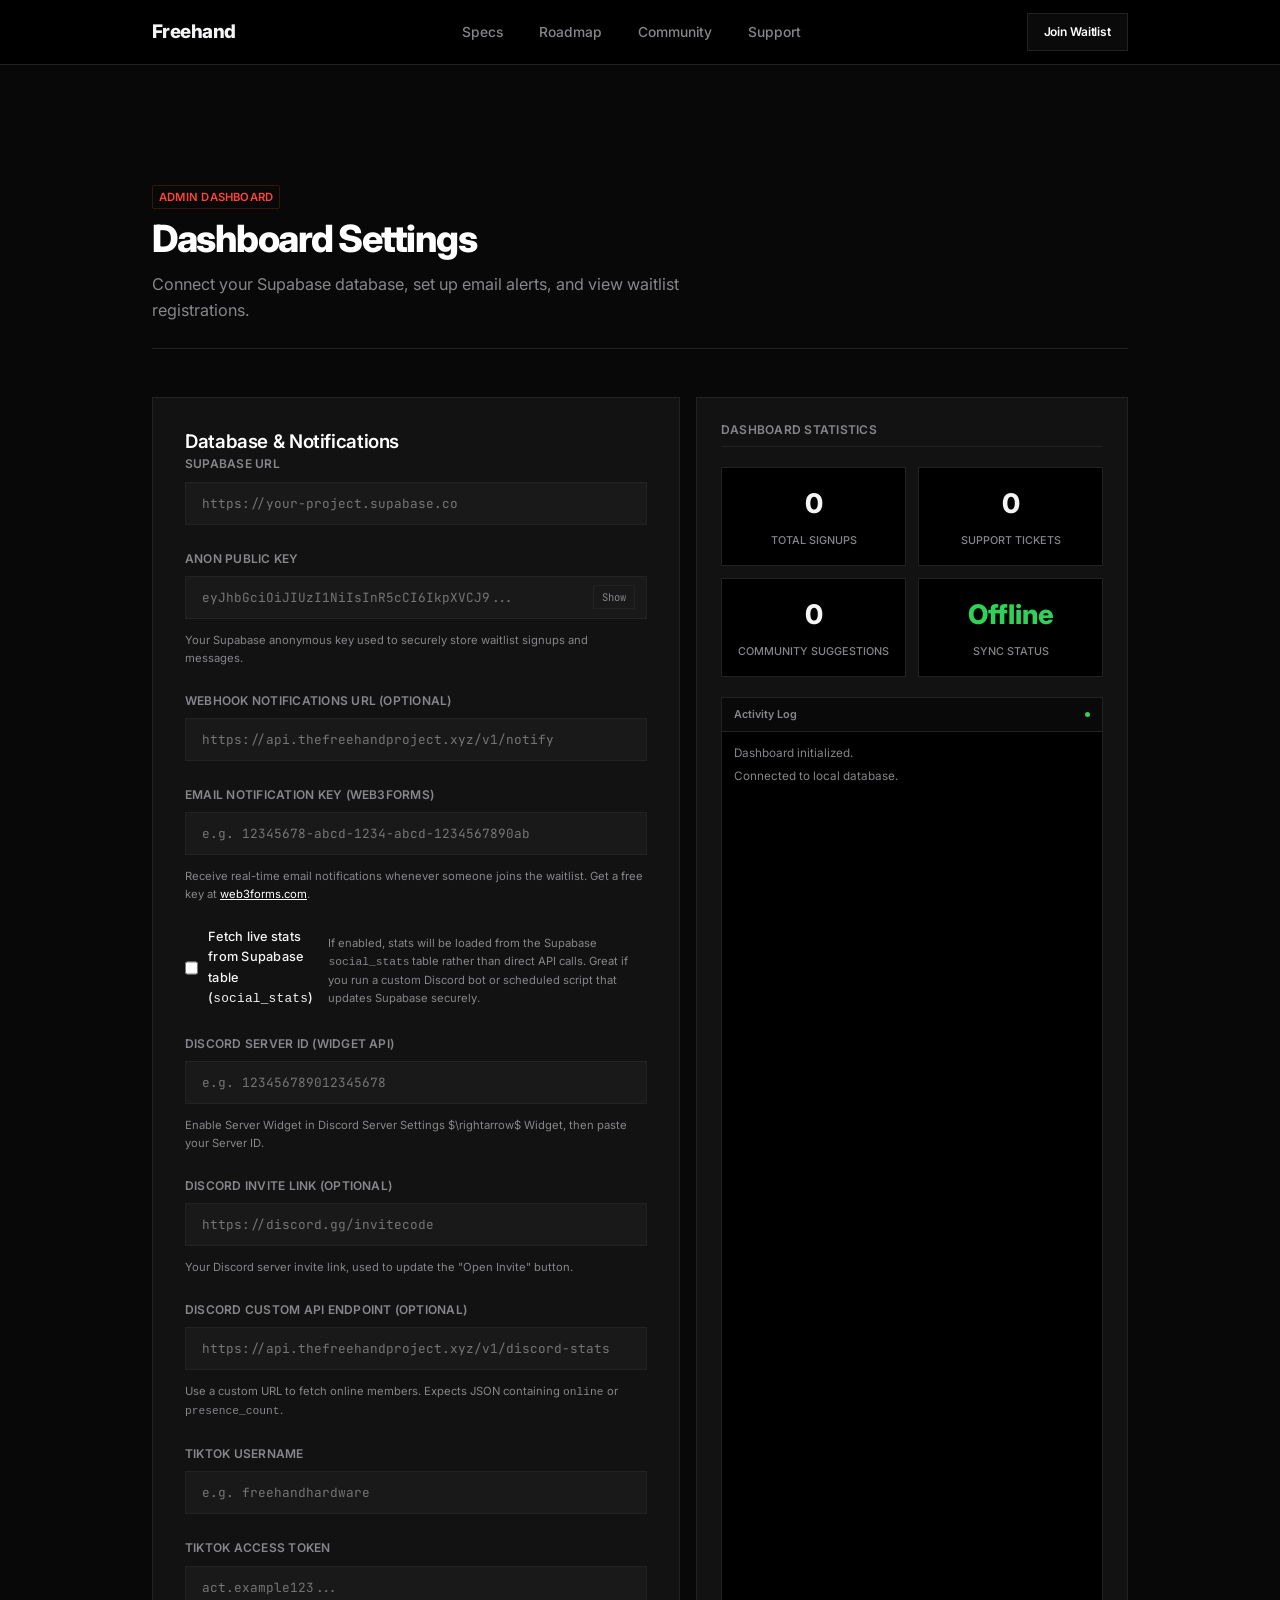
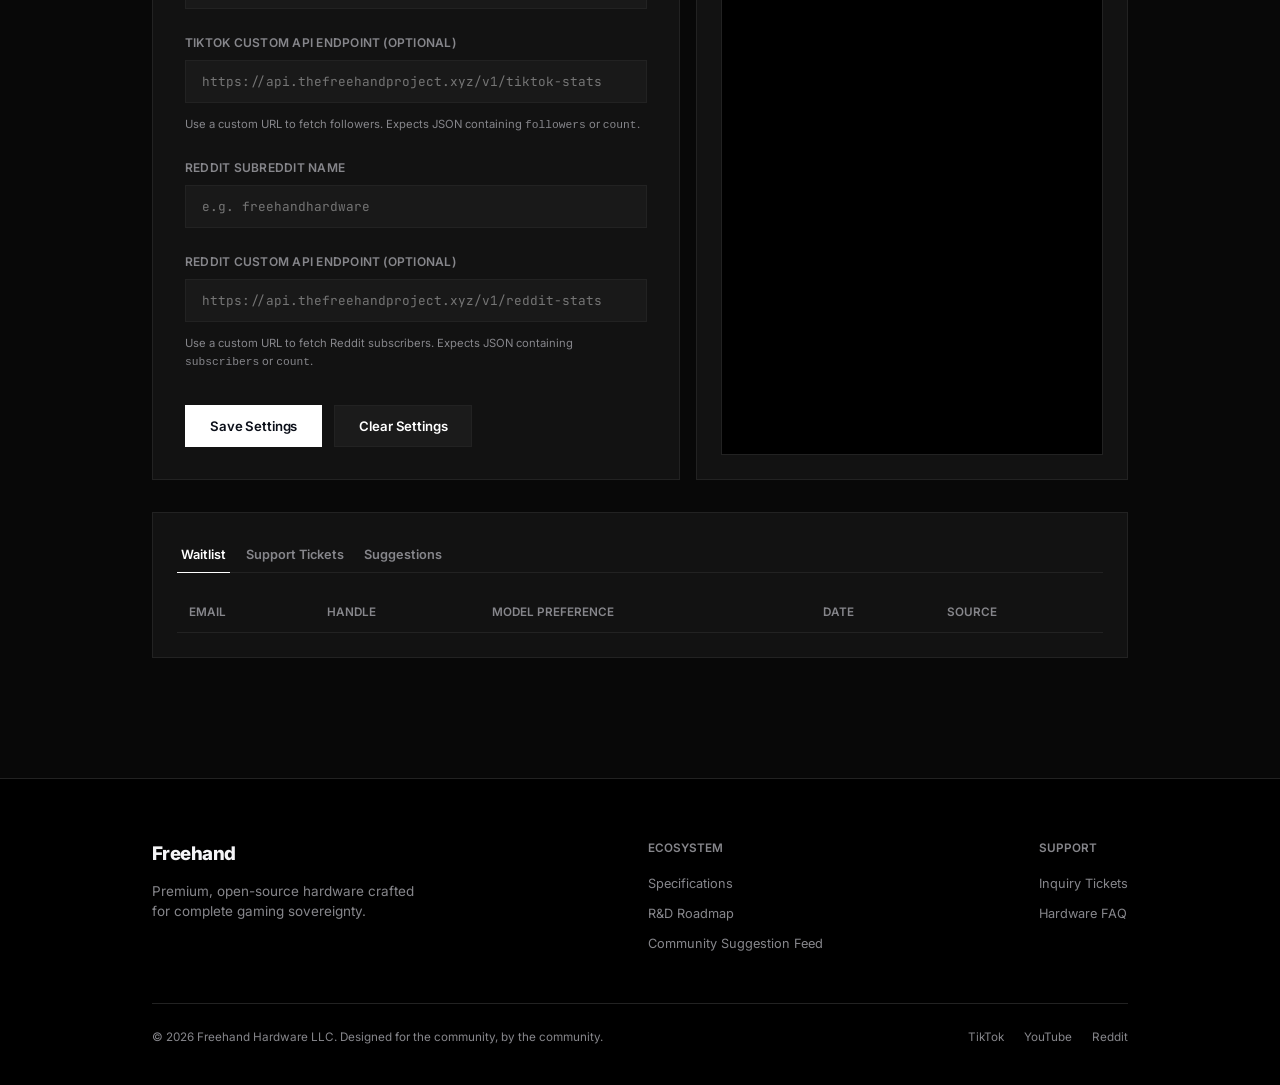
<file: admin/index.html>
<!DOCTYPE html>
<html lang="en">
<head>
    <meta charset="UTF-8">
    <meta name="viewport" content="width=device-width, initial-scale=1.0">
    <title>Redirecting to Freehand Admin...</title>
    <script>
        // Redirect to parent landing page with the #admin hash route
        window.location.replace("../#admin");
    </script>
</head>
<body>
    <p style="background:#000000; color:#86868b; font-family:sans-serif; text-align:center; padding-top:20vh; height:100vh; margin:0;">
        Redirecting to Freehand Admin Portal...
    </p>
</body>
</html>
</file>
<file: styles.css>
/* Freehand 1.0 - Technical Minimalist Design System */

/* ==========================================================================
   RESET & SYSTEM VARIABLES
   ========================================================================== */
*, *::before, *::after {
    box-sizing: border-box;
    margin: 0;
    padding: 0;
}

:root {
    --bg-color: #080808;            /* Rich solid off-black background */
    --text-primary: #f5f5f7;        /* Clean high-contrast off-white */
    --text-muted: #86868b;          /* Sleek restrained gray */
    --card-bg: #121212;             /* Flat dark surface */
    --card-border: #222222;         /* Thin dark border */
    --card-border-hover: #333333;   /* Highlight border */
    --accent-color: #ffffff;        /* Monochrome premium focus */
    --accent-red: #ff453a;          /* Clean system red */
    --accent-green: #30d158;        /* Clean system green */
    --transition-fast: all 0.15s ease-out;
    --border-radius-lg: 0px;        /* Sharp borders for rugged human look */
    --border-radius-md: 0px;
    --border-radius-sm: 0px;
    --font-sans: 'Inter', -apple-system, BlinkMacSystemFont, "Segoe UI", Roboto, sans-serif;
    --font-mono: 'JetBrains Mono', SFMono-Regular, Consolas, monospace;
}

html {
    scroll-behavior: smooth;
    background-color: var(--bg-color);
    color: var(--text-primary);
    font-family: var(--font-sans);
    font-size: 15px;
    -webkit-font-smoothing: antialiased;
}

body {
    overflow-x: hidden;
    line-height: 1.6;
    background-color: var(--bg-color);
}



/* ==========================================================================
   CONTAINERS & INTENTIONAL TYPOGRAPHY
   ========================================================================== */
.container {
    width: 100%;
    max-width: 1040px;
    margin: 0 auto;
    padding: 0 32px;
}

.small-container {
    max-width: 720px;
}

h1, h2, h3, h4, h5, h6 {
    font-family: var(--font-sans);
    color: #ffffff;
    text-transform: none;
}

h1 {
    font-size: 3rem;           /* 48px */
    font-weight: 800;
    line-height: 1.15;
    letter-spacing: -0.04em;
}

h2 {
    font-size: 2rem;           /* 32px */
    font-weight: 700;
    line-height: 1.2;
    letter-spacing: -0.03em;
}

h3 {
    font-size: 1.25rem;        /* 20px */
    font-weight: 600;
    line-height: 1.3;
    letter-spacing: -0.02em;
}

h4 {
    font-size: 1rem;           /* 16px */
    font-weight: 600;
    line-height: 1.4;
    letter-spacing: -0.01em;
}

p {
    font-size: 1rem;
    line-height: 1.6;
    color: var(--text-muted);
}

.font-gray {
    color: var(--text-muted);
}

.font-mono {
    font-family: var(--font-mono);
}

.highlight {
    color: #ffffff;
}

/* ==========================================================================
   BUTTONS & INPUT MODULES (SHARP, MONOCHROME)
   ========================================================================== */
.btn {
    display: inline-flex;
    align-items: center;
    justify-content: center;
    font-family: var(--font-sans);
    font-weight: 600;
    font-size: 0.88rem;
    text-transform: none;
    letter-spacing: -0.01em;
    padding: 12px 24px;
    border-radius: var(--border-radius-md);
    cursor: pointer;
    transition: var(--transition-fast);
    text-decoration: none;
    border: none;
    outline: none;
}

.btn-primary {
    background-color: #ffffff;
    color: #0b0f19;
    border: 1px solid #ffffff;
}

.btn-primary:hover {
    background-color: #f3f4f6;
    color: #0b0f19;
    border-color: #f3f4f6;
    transform: translateY(-1px);
}

.btn-secondary {
    background-color: rgba(255, 255, 255, 0.04);
    color: #ffffff;
    border: 1px solid var(--card-border);
}

.btn-secondary:hover {
    background-color: rgba(255, 255, 255, 0.08);
    border-color: var(--card-border-hover);
}

.btn-sm {
    padding: 8px 16px;
    font-size: 0.8rem;
}

.btn-card {
    width: 100%;
    padding: 12px;
    background-color: transparent;
    color: #ffffff;
    border: 1px solid var(--card-border);
    border-radius: var(--border-radius-sm);
    font-family: var(--font-sans);
    font-size: 0.85rem;
}

.btn-card:hover {
    background-color: #ffffff;
    color: #000000;
    border-color: #ffffff;
}

.btn-full {
    width: 100%;
}

.btn-group-row {
    display: flex;
    gap: 12px;
    margin-top: 10px;
}

/* Form Styles */
.custom-form {
    display: flex;
    flex-direction: column;
    gap: 24px;
}

.form-group {
    display: flex;
    flex-direction: column;
    gap: 8px;
    text-align: left;
}

.form-row-2 {
    display: grid;
    grid-template-columns: 1fr 1fr;
    gap: 18px;
}

@media (max-width: 580px) {
    .form-row-2 {
        grid-template-columns: 1fr;
    }
}

label {
    font-family: var(--font-sans);
    font-size: 0.8rem;
    font-weight: 600;
    color: var(--text-muted);
    letter-spacing: 0.02em;
    text-transform: uppercase;
}

input[type="text"],
input[type="email"],
input[type="url"],
input[type="password"],
textarea,
select {
    font-family: var(--font-sans);
    background-color: rgba(255, 255, 255, 0.03);
    border: 1px solid var(--card-border);
    color: var(--text-primary);
    padding: 12px 16px;
    border-radius: var(--border-radius-md);
    font-size: 0.92rem;
    outline: none;
    transition: var(--transition-fast);
    width: 100%;
}

input:focus,
textarea:focus,
select:focus {
    border-color: var(--accent-color);
    background-color: rgba(255, 255, 255, 0.05);
}

textarea {
    resize: vertical;
}

.custom-select-wrapper {
    position: relative;
    width: 100%;
}

.custom-select-wrapper::after {
    content: "▼";
    font-size: 0.65rem;
    position: absolute;
    right: 18px;
    top: 50%;
    transform: translateY(-50%);
    color: var(--text-muted);
    pointer-events: none;
}

select {
    appearance: none;
    -webkit-appearance: none;
    padding-right: 40px;
    cursor: pointer;
}

.password-input-wrapper {
    position: relative;
}

.password-input-wrapper input {
    padding-right: 70px;
}

.btn-toggle-pass {
    position: absolute;
    right: 12px;
    top: 50%;
    transform: translateY(-50%);
    background: transparent;
    border: 1px solid var(--card-border);
    color: var(--text-muted);
    padding: 4px 8px;
    border-radius: var(--border-radius-sm);
    font-family: var(--font-mono);
    font-size: 0.7rem;
    cursor: pointer;
    transition: var(--transition-fast);
}

.btn-toggle-pass:hover {
    color: #ffffff;
    border-color: #8e8e93;
}

.mono-input {
    font-family: var(--font-mono) !important;
    font-size: 0.85rem !important;
}

.form-input-help {
    font-size: 0.75rem;
    color: var(--text-muted);
    margin-top: 4px;
}

.form-feedback {
    font-family: var(--font-mono);
    font-size: 0.8rem;
    padding: 12px;
    border-radius: var(--border-radius-sm);
    display: none;
    margin-top: 12px;
    text-align: left;
}

.form-feedback.success {
    display: block;
    border: 1px solid var(--accent-green);
    color: var(--accent-green);
    background: transparent;
}

.form-feedback.error {
    display: block;
    border: 1px solid var(--accent-red);
    color: var(--accent-red);
    background: transparent;
}

.checkbox-group {
    flex-direction: row !important;
    align-items: center !important;
    gap: 12px !important;
    cursor: pointer;
}

.checkbox-label {
    display: flex;
    align-items: center;
    gap: 10px;
    font-size: 0.85rem;
    font-weight: 500;
    text-transform: none !important;
    color: var(--text-primary);
    cursor: pointer;
}

.checkbox-label input[type="checkbox"] {
    width: 16px;
    height: 16px;
    margin: 0;
    cursor: pointer;
    accent-color: var(--accent-color);
}

/* ==========================================================================
   FIXED NAVIGATION HEADER
   ========================================================================== */
.main-header {
    position: fixed;
    top: 0;
    left: 0;
    width: 100%;
    z-index: 100;
    background-color: rgba(0, 0, 0, 0.9);
    backdrop-filter: blur(10px);
    -webkit-backdrop-filter: blur(10px);
    border-bottom: 1px solid var(--card-border);
    transition: var(--transition-fast);
}

.header-container {
    max-width: 1040px;
    margin: 0 auto;
    padding: 0 32px;
    height: 64px;
    display: flex;
    align-items: center;
    justify-content: space-between;
}

.brand-signature {
    font-family: var(--font-sans);
    font-size: 1.25rem;
    font-weight: 800;
    color: var(--text-primary);
    text-decoration: none;
    letter-spacing: -0.03em;
}

.nav-menu {
    display: flex;
    gap: 36px;
}

.nav-link {
    font-family: var(--font-sans);
    font-size: 0.92rem;
    font-weight: 500;
    color: var(--text-muted);
    text-decoration: none;
    transition: var(--transition-fast);
    padding: 8px 0;
}

.nav-link:hover, .nav-link.active-link {
    color: var(--text-primary);
}

.mobile-menu-btn {
    display: none;
    flex-direction: column;
    justify-content: space-between;
    width: 18px;
    height: 12px;
    background: transparent;
    border: none;
    cursor: pointer;
    z-index: 110;
}

.mobile-menu-btn .bar {
    width: 100%;
    height: 1px;
    background-color: var(--text-primary);
    transition: var(--transition-fast);
}

@media (max-width: 768px) {
    .nav-menu {
        position: fixed;
        top: 64px;
        left: 0;
        width: 100%;
        height: calc(100vh - 64px);
        background-color: var(--bg-color);
        flex-direction: column;
        align-items: center;
        justify-content: center;
        gap: 36px;
        transform: translateY(-100%);
        opacity: 0;
        transition: transform 0.3s cubic-bezier(0.16, 1, 0.3, 1), opacity 0.3s ease;
        z-index: 99;
    }

    .nav-menu.mobile-open {
        transform: translateY(0);
        opacity: 1;
    }

    .nav-link {
        font-size: 1.15rem;
    }

    .mobile-menu-btn {
        display: flex;
    }

    .mobile-menu-btn.open .bar:nth-child(1) {
        transform: translateY(5px) rotate(45deg);
    }

    .mobile-menu-btn.open .bar:nth-child(2) {
        transform: translateY(-6px) rotate(-45deg);
    }
    
    .header-cta-wrapper {
        display: none;
    }
}

/* ==========================================================================
   VIEW CONTAINER & STRUCTURE
   ========================================================================== */
.view-container {
    min-height: 100vh;
    padding-top: 64px;
}

.view {
    display: none;
}

.view.active-view {
    display: block;
}

/* ==========================================================================
   HERO PRESENTATION BLOCK
   ========================================================================== */
.hero-section {
    padding: 120px 0;
    text-align: center;
    border-bottom: 1px solid var(--card-border);
}

.hero-container {
    display: flex;
    flex-direction: column;
    align-items: center;
}

.hero-headline {
    margin-bottom: 24px;
    max-width: 800px;
}

.hero-subheadline {
    max-width: 680px;
    margin: 0 auto 40px auto;
}

.hero-form-wrapper {
    width: 100%;
    max-width: 620px;
    margin-bottom: 80px;
}

.waitlist-form .input-group {
    display: grid;
    grid-template-columns: 1fr 1fr auto;
    background-color: var(--card-bg);
    border: 1px solid var(--card-border);
    padding: 4px;
    border-radius: var(--border-radius-md);
}

.waitlist-form input[type="email"],
.waitlist-form input[type="text"] {
    background-color: transparent !important;
    border: none !important;
    padding: 12px 16px;
    font-family: var(--font-sans);
    font-size: 0.92rem;
    border-radius: 0;
    width: 100%;
    color: var(--text-primary);
}

.waitlist-form input[type="text"] {
    border-left: 1px solid var(--card-border) !important;
}

.waitlist-form input:focus {
    box-shadow: none !important;
}

.waitlist-form .btn {
    border-radius: var(--border-radius-sm);
}

@media (max-width: 680px) {
    .waitlist-form .input-group {
        display: flex;
        flex-direction: column;
        background-color: transparent;
        border: none;
        padding: 0;
        gap: 12px;
    }
    
    .waitlist-form input[type="email"],
    .waitlist-form input[type="text"] {
        background-color: var(--card-bg) !important;
        border: 1px solid var(--card-border) !important;
        border-radius: var(--border-radius-md) !important;
        padding: 14px 16px !important;
    }
    
    .waitlist-form input[type="text"] {
        border-left: none !important;
    }
    
    .waitlist-form .btn {
        width: 100%;
    }
}

.micro-copy {
    font-family: var(--font-sans);
    font-size: 0.78rem;
    color: var(--text-muted);
    margin-top: 14px;
}

.micro-copy .counter {
    color: var(--text-primary);
}

/* 16:10 Technical Schematic Card */
.hero-placeholder-card {
    width: 100%;
    max-width: 800px;
    aspect-ratio: 16 / 10;
    border-radius: var(--border-radius-lg);
    background-color: #09090a;
    border: 1px solid var(--card-border);
    padding: 24px;
    overflow: hidden;
    position: relative;
}

.card-interior {
    width: 100%;
    height: 100%;
    border-radius: var(--border-radius-sm);
    display: flex;
    flex-direction: column;
    justify-content: space-between;
    position: relative;
}

.placeholder-text-content {
    text-align: left;
    border-bottom: 1px solid var(--card-border);
    padding-bottom: 14px;
    display: flex;
    justify-content: space-between;
    align-items: flex-end;
}

.device-title {
    font-family: var(--font-sans);
    font-size: 1rem;
    font-weight: 700;
    color: var(--text-primary);
    letter-spacing: normal;
}

.device-subtitle {
    font-family: var(--font-sans);
    font-size: 0.75rem;
    color: var(--text-muted);
    letter-spacing: normal;
}

/* Schematic Vector Drawings */
.device-silhouette {
    width: 100%;
    height: 80%;
    display: flex;
    align-items: center;
    justify-content: center;
    position: relative;
    opacity: 0.75;
}

/* Clean, dry industrial wireframe styling */
.schematic-svg {
    width: 90%;
    height: 90%;
    stroke: #3a3a3c;
    stroke-width: 1;
    fill: none;
}

.schematic-highlight {
    stroke: #8e8e93;
}

/* ==========================================================================
   SPECIFICATIONS SECTION (CLEAN SYSTEM LAYOUTS)
   ========================================================================== */
.specs-section {
    padding: 120px 0;
    border-bottom: 1px solid var(--card-border);
}

.section-header-block {
    text-align: left;
    margin-bottom: 48px;
    border-bottom: 1px solid var(--card-border);
    padding-bottom: 24px;
}

.section-title {
    margin-bottom: 8px;
}

.section-title-sm {
    color: var(--text-primary);
}

.section-subtitle {
    font-size: 1rem;
    color: var(--text-muted);
}

/* Minimalist Specs Table Layout */
.specs-table-wrapper {
    overflow-x: auto;
    width: 100%;
    margin-bottom: 60px;
    border: 1px solid var(--card-border);
}

.specs-table {
    width: 100%;
    border-collapse: collapse;
    text-align: left;
    font-size: 0.95rem;
    background-color: var(--card-bg);
}

.specs-table th {
    border-bottom: 1px solid var(--card-border);
    padding: 16px 24px;
    font-weight: 600;
    color: var(--text-muted);
    font-size: 0.78rem;
    text-transform: uppercase;
}

.specs-table td {
    border-bottom: 1px solid var(--card-border);
    padding: 20px 24px;
    vertical-align: middle;
}

.specs-table tr:last-child td {
    border-bottom: none;
}

.specs-table tbody tr:hover {
    background-color: rgba(255, 255, 255, 0.01);
}

.specs-table tr.featured-row {
    background-color: rgba(255, 255, 255, 0.02);
}

.specs-table tr.featured-row td {
    border-top: 1px solid rgba(255, 255, 255, 0.05);
    border-bottom: 1px solid rgba(255, 255, 255, 0.05);
}

.featured-pill {
    background-color: var(--text-primary);
    color: var(--bg-color);
    font-size: 0.68rem;
    font-weight: 700;
    text-transform: uppercase;
    padding: 2px 6px;
    margin-left: 8px;
    vertical-align: middle;
}

.text-right {
    text-align: right;
}

/* Clean Vertical Features List */
.features-list {
    display: flex;
    flex-direction: column;
    border-top: 1px solid var(--card-border);
}

.feature-item {
    display: grid;
    grid-template-columns: 240px 1fr;
    padding: 40px 0;
    border-bottom: 1px solid var(--card-border);
    gap: 40px;
}

.feature-meta {
    display: flex;
    align-items: center;
    gap: 16px;
}

.feature-label {
    font-size: 0.95rem;
    font-weight: 600;
    color: var(--text-primary);
}

.feature-content {
    display: flex;
    flex-direction: column;
    gap: 8px;
    text-align: left;
}

.feature-title {
    font-size: 1.35rem;
    font-weight: 700;
}

.feature-desc {
    font-size: 0.95rem;
    color: var(--text-muted);
    line-height: 1.6;
}

@media (max-width: 768px) {
    .feature-item {
        grid-template-columns: 1fr;
        padding: 30px 0;
        gap: 16px;
    }
}

/* ==========================================================================
   ROADMAP TIMELINE SECTION
   ========================================================================== */
.roadmap-section {
    padding: 120px 0;
    border-bottom: 1px solid var(--card-border);
}

.timeline-container {
    max-width: 720px;
    margin: 48px auto 0 auto;
    position: relative;
    padding-left: 28px;
}

/* Clean, non-glowing timeline line */
.timeline-container::before {
    content: "";
    position: absolute;
    left: 4.5px;
    top: 6px;
    bottom: 6px;
    width: 1px;
    background-color: var(--card-border);
}

.timeline-item {
    position: relative;
    padding-bottom: 40px;
}

.timeline-item:last-child {
    padding-bottom: 0;
}

.timeline-badge-indicator {
    position: absolute;
    left: -28px;
    top: 6px;
    width: 10px;
    height: 10px;
    display: flex;
    align-items: center;
    justify-content: center;
    z-index: 2;
}

.glowing-dot {
    width: 8px;
    height: 8px;
    background-color: var(--accent-green);
    border-radius: 50%;
}

.empty-dot {
    width: 8px;
    height: 8px;
    background-color: #000000;
    border: 1px solid var(--card-border);
    border-radius: 50%;
}

.timeline-content {
    background-color: var(--card-bg);
    border: 1px solid var(--card-border);
    border-radius: var(--border-radius-lg);
    padding: 24px;
    transition: var(--transition-fast);
}

.timeline-item.active .timeline-content {
    border-color: #444448;
}

.timeline-header {
    display: flex;
    justify-content: space-between;
    align-items: center;
    flex-wrap: wrap;
    gap: 12px;
    margin-bottom: 12px;
}

.milestone-number {
    font-family: var(--font-sans);
    font-size: 0.78rem;
    font-weight: 600;
    color: var(--text-muted);
    text-transform: uppercase;
}

.status-pill {
    font-family: var(--font-sans);
    font-size: 0.68rem;
    font-weight: 600;
    text-transform: uppercase;
    padding: 2px 6px;
    border-radius: 2px;
}

.active-pill {
    border: 1px solid var(--accent-green);
    color: var(--accent-green);
}

.upcoming-pill {
    border: 1px solid var(--card-border);
    color: var(--text-muted);
}

.milestone-title {
    font-size: 1.25rem;
    font-weight: 600;
    margin-bottom: 8px;
}

.milestone-desc {
    font-size: 0.92rem;
}

/* ==========================================================================
   FOLLOW THE R&D SECTION (CLEAN TEXT-BASED GRID)
   ========================================================================== */
.follow-section {
    padding: 120px 0;
    background: transparent;
}

/* Minimalist Staggered Social List */
.social-list {
    display: flex;
    flex-direction: column;
    border-top: 1px solid var(--card-border);
    margin-top: 40px;
}

.social-row-item {
    display: flex;
    justify-content: space-between;
    align-items: center;
    padding: 32px 0;
    border-bottom: 1px solid var(--card-border);
    gap: 32px;
}

.social-row-left {
    display: flex;
    align-items: center;
    gap: 24px;
    flex-grow: 1;
}

.social-row-icon {
    width: 24px;
    height: 24px;
    color: var(--text-primary);
    flex-shrink: 0;
}

.social-row-info {
    display: flex;
    flex-direction: column;
    gap: 4px;
    text-align: left;
}

.social-row-title {
    font-size: 1.25rem;
    font-weight: 600;
    color: var(--text-primary);
}

.social-row-desc {
    font-size: 0.95rem;
    color: var(--text-muted);
    max-width: 600px;
    line-height: 1.5;
}

.social-row-right {
    display: flex;
    align-items: center;
    gap: 32px;
    flex-shrink: 0;
}

.social-row-stat {
    font-size: 0.85rem;
    color: var(--text-muted);
}

@media (max-width: 768px) {
    .social-row-item {
        flex-direction: column;
        align-items: flex-start;
        gap: 16px;
        padding: 24px 0;
    }
    
    .social-row-left {
        align-items: flex-start;
    }
    
    .social-row-right {
        width: 100%;
        justify-content: space-between;
        gap: 12px;
    }
}

/* ==========================================================================
   SUBPAGE VIEWPORTS
   ========================================================================== */
.subpage-section {
    padding: 120px 0;
}

.subpage-header {
    margin-bottom: 48px;
    text-align: left;
    border-bottom: 1px solid var(--card-border);
    padding-bottom: 24px;
}

.subpage-tag {
    font-family: var(--font-sans);
    font-size: 0.75rem;
    font-weight: 600;
    text-transform: uppercase;
    color: var(--text-muted);
    letter-spacing: 0.02em;
    display: inline-block;
    margin-bottom: 8px;
}

.subpage-title {
    font-size: 2.5rem;
    font-weight: 800;
    margin-bottom: 12px;
}

.subpage-description {
    font-size: 1.08rem;
    color: var(--text-muted);
    max-width: 600px;
}

.form-card {
    background-color: var(--card-bg);
    border: 1px solid var(--card-border);
    border-radius: var(--border-radius-lg);
    padding: 32px;
}

.form-card-header {
    display: flex;
    justify-content: space-between;
    align-items: center;
    margin-bottom: 24px;
    flex-wrap: wrap;
    gap: 12px;
}

.form-card-title {
    font-size: 1.25rem;
    font-weight: 600;
}

.form-card-header .form-card-title {
    margin-bottom: 0;
}

.support-sla-badge {
    font-family: var(--font-sans);
    font-size: 0.68rem;
    background-color: transparent;
    color: var(--text-muted);
    border: 1px solid var(--card-border);
    padding: 4px 8px;
    border-radius: var(--border-radius-sm);
    text-transform: uppercase;
    font-weight: 600;
}

.margin-top-lg {
    margin-top: 48px;
}

/* ==========================================================================
   COMMUNITY DISCUSSIONS FEED
   ========================================================================== */
.feed-section {
    margin-top: 48px;
    text-align: left;
}

.feed-title {
    font-family: var(--font-sans);
    font-size: 1.15rem;
    font-weight: 700;
    margin-bottom: 20px;
    border-bottom: 1px solid var(--card-border);
    padding-bottom: 8px;
}

.feed-container {
    display: flex;
    flex-direction: column;
    gap: 12px;
}

.feed-placeholder {
    padding: 24px;
    background-color: transparent;
    border: 1px dashed var(--card-border);
    border-radius: var(--border-radius-md);
    text-align: center;
    font-family: var(--font-sans);
    font-size: 0.8rem;
}

.community-post-card {
    background-color: var(--card-bg);
    border: 1px solid var(--card-border);
    border-radius: var(--border-radius-md);
    padding: 20px;
}

.post-header {
    display: flex;
    justify-content: space-between;
    align-items: center;
    flex-wrap: wrap;
    gap: 10px;
    margin-bottom: 12px;
}

.post-user-info {
    display: flex;
    align-items: center;
    gap: 8px;
}

.user-avatar-stub {
    width: 24px;
    height: 24px;
    background-color: #222225;
    color: #ffffff;
    border-radius: 50%;
    display: flex;
    align-items: center;
    justify-content: center;
    font-family: var(--font-sans);
    font-weight: 700;
    font-size: 0.7rem;
}

.post-username {
    font-size: 0.9rem;
    font-weight: 600;
}

.post-date {
    font-size: 0.7rem;
    color: var(--text-muted);
    font-family: var(--font-sans);
}

.post-tag {
    font-family: var(--font-sans);
    font-size: 0.65rem;
    border: 1px solid var(--card-border);
    color: var(--text-muted);
    padding: 2px 6px;
    border-radius: 2px;
}

.post-message {
    font-size: 0.92rem;
    line-height: 1.5;
    color: #e5e5e7;
}

/* ==========================================================================
   SUPPORT ACCORDIONS (FAQ)
   ========================================================================== */
.faq-container {
    text-align: left;
}

.faq-card {
    background-color: var(--card-bg);
    border: 1px solid var(--card-border);
    border-radius: var(--border-radius-md);
    margin-bottom: 8px;
    overflow: hidden;
    transition: var(--transition-fast);
}

.faq-card:hover {
    border-color: var(--card-border-hover);
}

.faq-header {
    width: 100%;
    background: transparent;
    border: none;
    outline: none;
    padding: 16px 20px;
    display: flex;
    justify-content: space-between;
    align-items: center;
    color: #ffffff;
    font-family: var(--font-sans);
    font-size: 0.95rem;
    font-weight: 600;
    cursor: pointer;
    text-align: left;
}

.faq-icon {
    font-family: var(--font-sans);
    font-size: 1.1rem;
    transition: transform 0.85s cubic-bezier(0.19, 1, 0.22, 1);
    color: var(--text-muted);
}

.faq-body {
    max-height: 0;
    overflow: hidden;
    transition: max-height 0.85s cubic-bezier(0.19, 1, 0.22, 1), padding 0.85s cubic-bezier(0.19, 1, 0.22, 1);
    padding: 0 20px;
}

.faq-card.open .faq-body {
    max-height: 400px;
    padding-bottom: 20px;
}

.faq-card.open .faq-icon {
    transform: rotate(45deg);
    color: #ffffff;
}

.faq-text {
    font-size: 0.9rem;
    line-height: 1.6;
}

/* ==========================================================================
   ADMIN PORTAL VIEW
   ========================================================================== */
.admin-tag {
    color: var(--accent-red) !important;
    border: 1px solid rgba(255, 69, 58, 0.2);
    background-color: transparent;
    padding: 2px 6px;
    border-radius: 2px;
}

.admin-grid-top {
    display: grid;
    grid-template-columns: 1.1fr 0.9fr;
    gap: 16px;
    margin-bottom: 32px;
}

@media (max-width: 992px) {
    .admin-grid-top {
        grid-template-columns: 1fr;
    }
}

.admin-stats-card {
    background-color: var(--card-bg);
    border: 1px solid var(--card-border);
    border-radius: var(--border-radius-lg);
    padding: 24px;
    display: flex;
    flex-direction: column;
    gap: 20px;
}

.card-section-title {
    font-family: var(--font-sans);
    font-size: 0.8rem;
    font-weight: 600;
    text-transform: uppercase;
    letter-spacing: 0.02em;
    text-align: left;
    border-bottom: 1px solid var(--card-border);
    padding-bottom: 8px;
    color: var(--text-muted);
}

.stats-grid {
    display: grid;
    grid-template-columns: 1fr 1fr;
    gap: 12px;
}

.stat-box {
    background-color: #000000;
    border: 1px solid var(--card-border);
    border-radius: var(--border-radius-md);
    padding: 14px 10px;
    text-align: center;
}

.stat-num {
    display: block;
    font-family: var(--font-sans);
    font-size: 1.8rem;
    font-weight: 800;
    margin-bottom: 2px;
}

.stat-lbl {
    font-family: var(--font-sans);
    font-size: 0.72rem;
    font-weight: 500;
    text-transform: uppercase;
    color: var(--text-muted);
}

.status-connected {
    color: var(--accent-green);
}

.status-connected.offline {
    color: var(--accent-red);
}

.logs-console-card {
    background-color: #000000;
    border: 1px solid var(--card-border);
    border-radius: var(--border-radius-md);
    overflow: hidden;
    flex-grow: 1;
}

.console-header {
    background-color: #09090a;
    border-bottom: 1px solid var(--card-border);
    padding: 8px 12px;
    font-family: var(--font-sans);
    font-size: 0.72rem;
    font-weight: 600;
    display: flex;
    justify-content: space-between;
    align-items: center;
    color: var(--text-muted);
}

.console-pulse {
    width: 5px;
    height: 5px;
    background-color: var(--accent-green);
    border-radius: 50%;
}

.console-body {
    padding: 12px;
    font-family: var(--font-sans);
    font-size: 0.78rem;
    max-height: 120px;
    overflow-y: auto;
    display: flex;
    flex-direction: column;
    gap: 4px;
    text-align: left;
}

.console-row {
    white-space: pre-wrap;
    word-break: break-all;
    color: var(--text-muted);
}

.admin-data-section {
    background-color: var(--card-bg);
    border: 1px solid var(--card-border);
    border-radius: var(--border-radius-lg);
    padding: 24px;
}

.tab-header {
    display: flex;
    border-bottom: 1px solid var(--card-border);
    margin-bottom: 20px;
    gap: 12px;
}

.tab-btn {
    background: transparent;
    border: none;
    outline: none;
    color: var(--text-muted);
    font-family: var(--font-sans);
    font-weight: 600;
    font-size: 0.85rem;
    padding: 10px 4px;
    cursor: pointer;
    transition: var(--transition-fast);
    letter-spacing: normal;
    position: relative;
}

.tab-btn:hover {
    color: #ffffff;
}

.tab-btn.active {
    color: #ffffff;
}

.tab-btn.active::after {
    content: "";
    position: absolute;
    bottom: -1px;
    left: 0;
    width: 100%;
    height: 1px;
    background-color: #ffffff;
}

.tab-content {
    display: none;
}

.tab-content.active {
    display: block;
}

.table-scroll-wrapper {
    overflow-x: auto;
    width: 100%;
}

.admin-table {
    width: 100%;
    border-collapse: collapse;
    text-align: left;
    font-size: 0.85rem;
}

.admin-table th {
    border-bottom: 1px solid var(--card-border);
    padding: 10px 12px;
    font-family: var(--font-sans);
    font-weight: 600;
    color: var(--text-muted);
    font-size: 0.78rem;
    text-transform: uppercase;
}

.admin-table td {
    border-bottom: 1px solid #141416;
    padding: 12px;
    vertical-align: middle;
}

.admin-table tbody tr:hover {
    background-color: rgba(255, 255, 255, 0.01);
}

.btn-table-action {
    background-color: transparent;
    color: var(--accent-red);
    border: 1px solid var(--card-border);
    padding: 4px 8px;
    border-radius: var(--border-radius-sm);
    font-family: var(--font-sans);
    font-size: 0.72rem;
    cursor: pointer;
    transition: var(--transition-fast);
}

.btn-table-action:hover {
    background-color: var(--accent-red);
    color: #ffffff;
    border-color: var(--accent-red);
}

/* ==========================================================================
   CORPORATE FOOTER
   ========================================================================== */
.main-footer {
    border-top: 1px solid var(--card-border);
    background-color: #000000;
    padding: 60px 0 40px 0;
    font-size: 0.9rem;
}

.footer-container {
    display: flex;
    flex-direction: column;
}

.footer-top {
    display: flex;
    justify-content: space-between;
    flex-wrap: wrap;
    gap: 40px;
    margin-bottom: 48px;
}

.footer-brand {
    max-width: 280px;
    text-align: left;
}

.brand-motto {
    margin-top: 12px;
    font-size: 0.9rem;
    line-height: 1.5;
}

.footer-links-group {
    display: flex;
    flex-direction: column;
    gap: 10px;
    text-align: left;
}

.links-title {
    font-family: var(--font-sans);
    font-size: 0.78rem;
    font-weight: 600;
    text-transform: uppercase;
    color: var(--text-muted);
    margin-bottom: 6px;
}

.footer-links-group a {
    color: var(--text-muted);
    text-decoration: none;
    transition: var(--transition-fast);
    font-size: 0.85rem;
}

.footer-links-group a:hover {
    color: #ffffff;
}

.footer-divider {
    border: 0;
    height: 1px;
    background-color: var(--card-border);
    margin-bottom: 24px;
}

.footer-bottom {
    display: flex;
    justify-content: space-between;
    align-items: center;
    flex-wrap: wrap;
    gap: 20px;
}

.copyright-text {
    font-size: 0.78rem;
    text-align: left;
}

.social-channels {
    display: flex;
    gap: 20px;
}

.social-channels a {
    color: var(--text-muted);
    text-decoration: none;
    font-size: 0.78rem;
    transition: var(--transition-fast);
}

.social-channels a:hover {
    color: #ffffff;
}

/* ==========================================================================
   SCROLL TRIGGERS & ANIMATIONS (DISABLED TRANSFORMS FOR STABILITY)
   ========================================================================== */
.animate-on-scroll {
    opacity: 1; /* Fully visible immediately to prevent AI stutter vibes */
}
</file>
